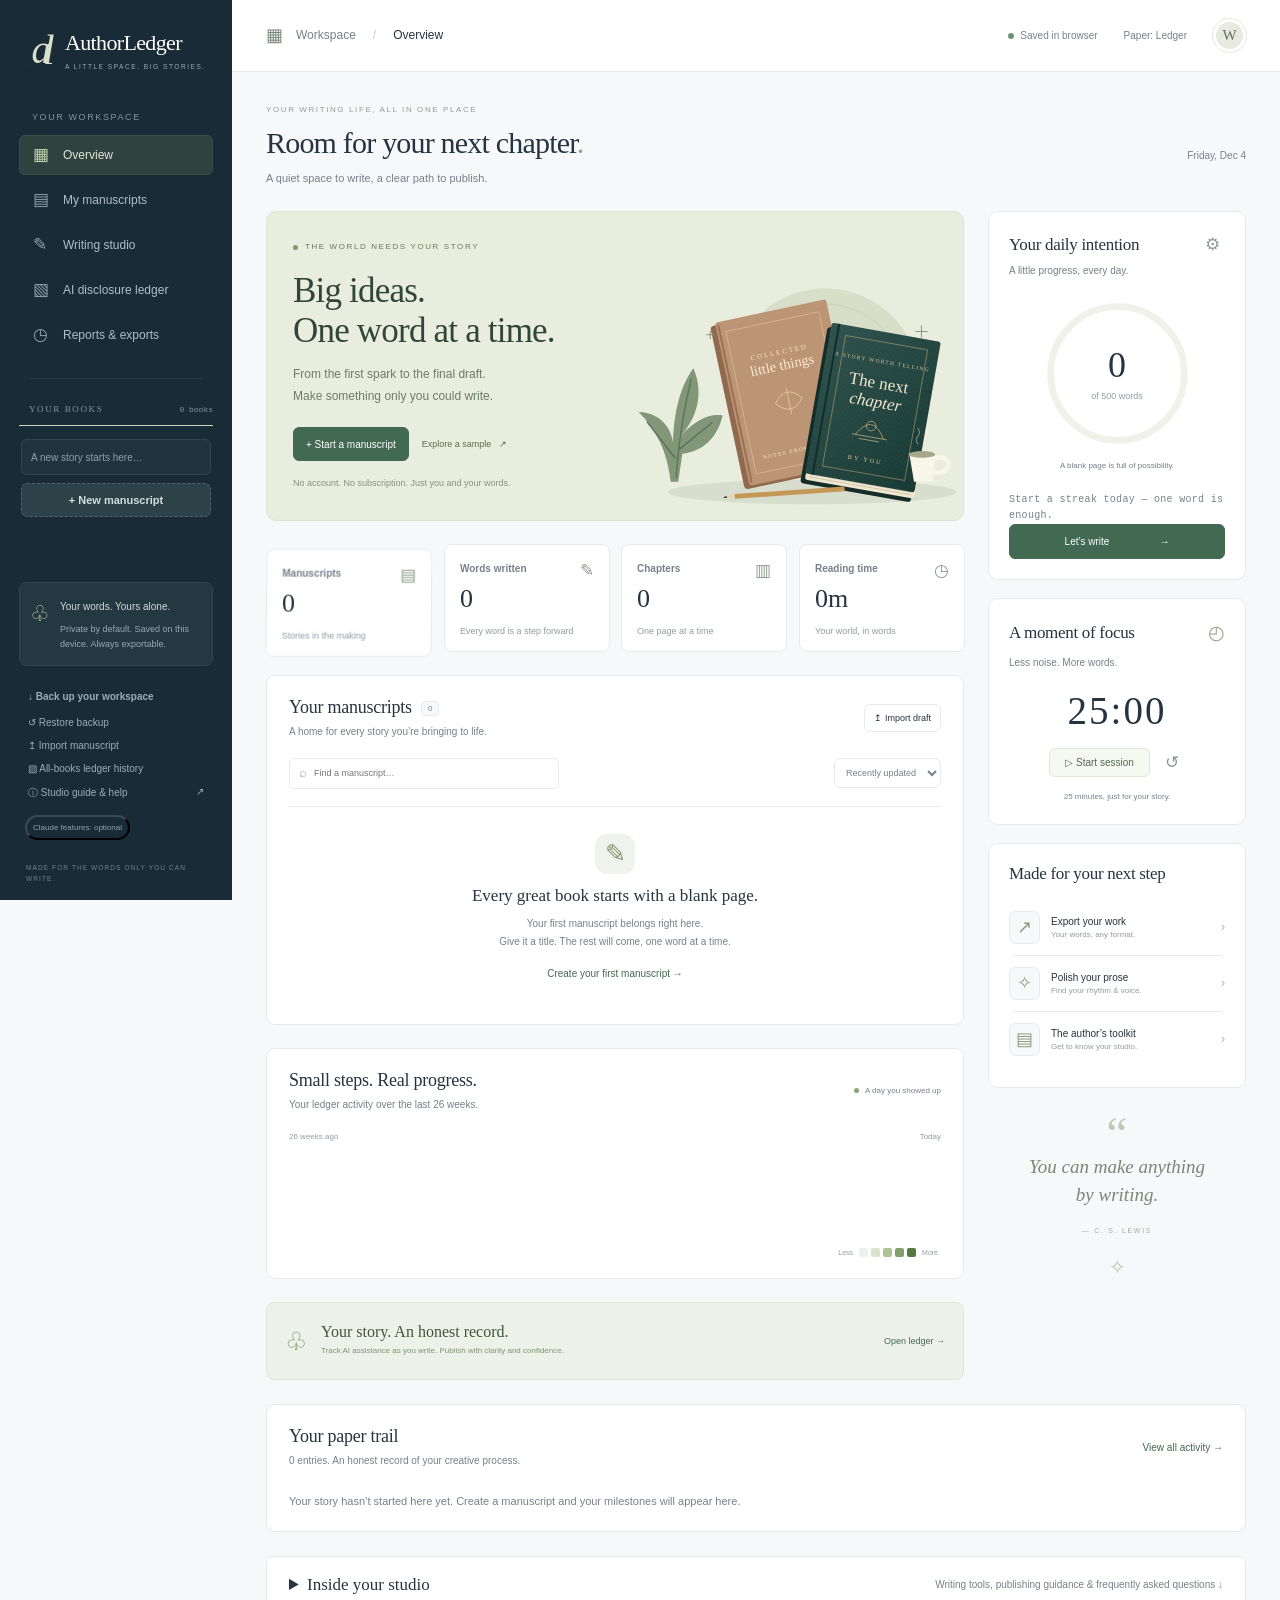
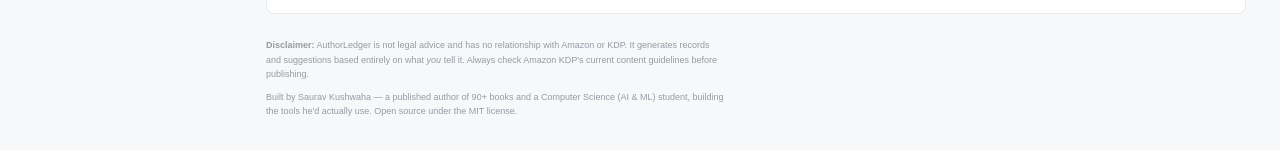
<file: index.html>
<!doctype html>
<html lang="en">
<head>
  <meta charset="utf-8">
  <meta http-equiv="refresh" content="0; url=web/">
  <meta name="viewport" content="width=device-width, initial-scale=1">
  <title>AuthorLedger — Opening Writing Studio…</title>
</head>
<body>
  <p>Opening <a href="web/">AuthorLedger Writing Studio</a>…</p>
</body>
</html>
</file>
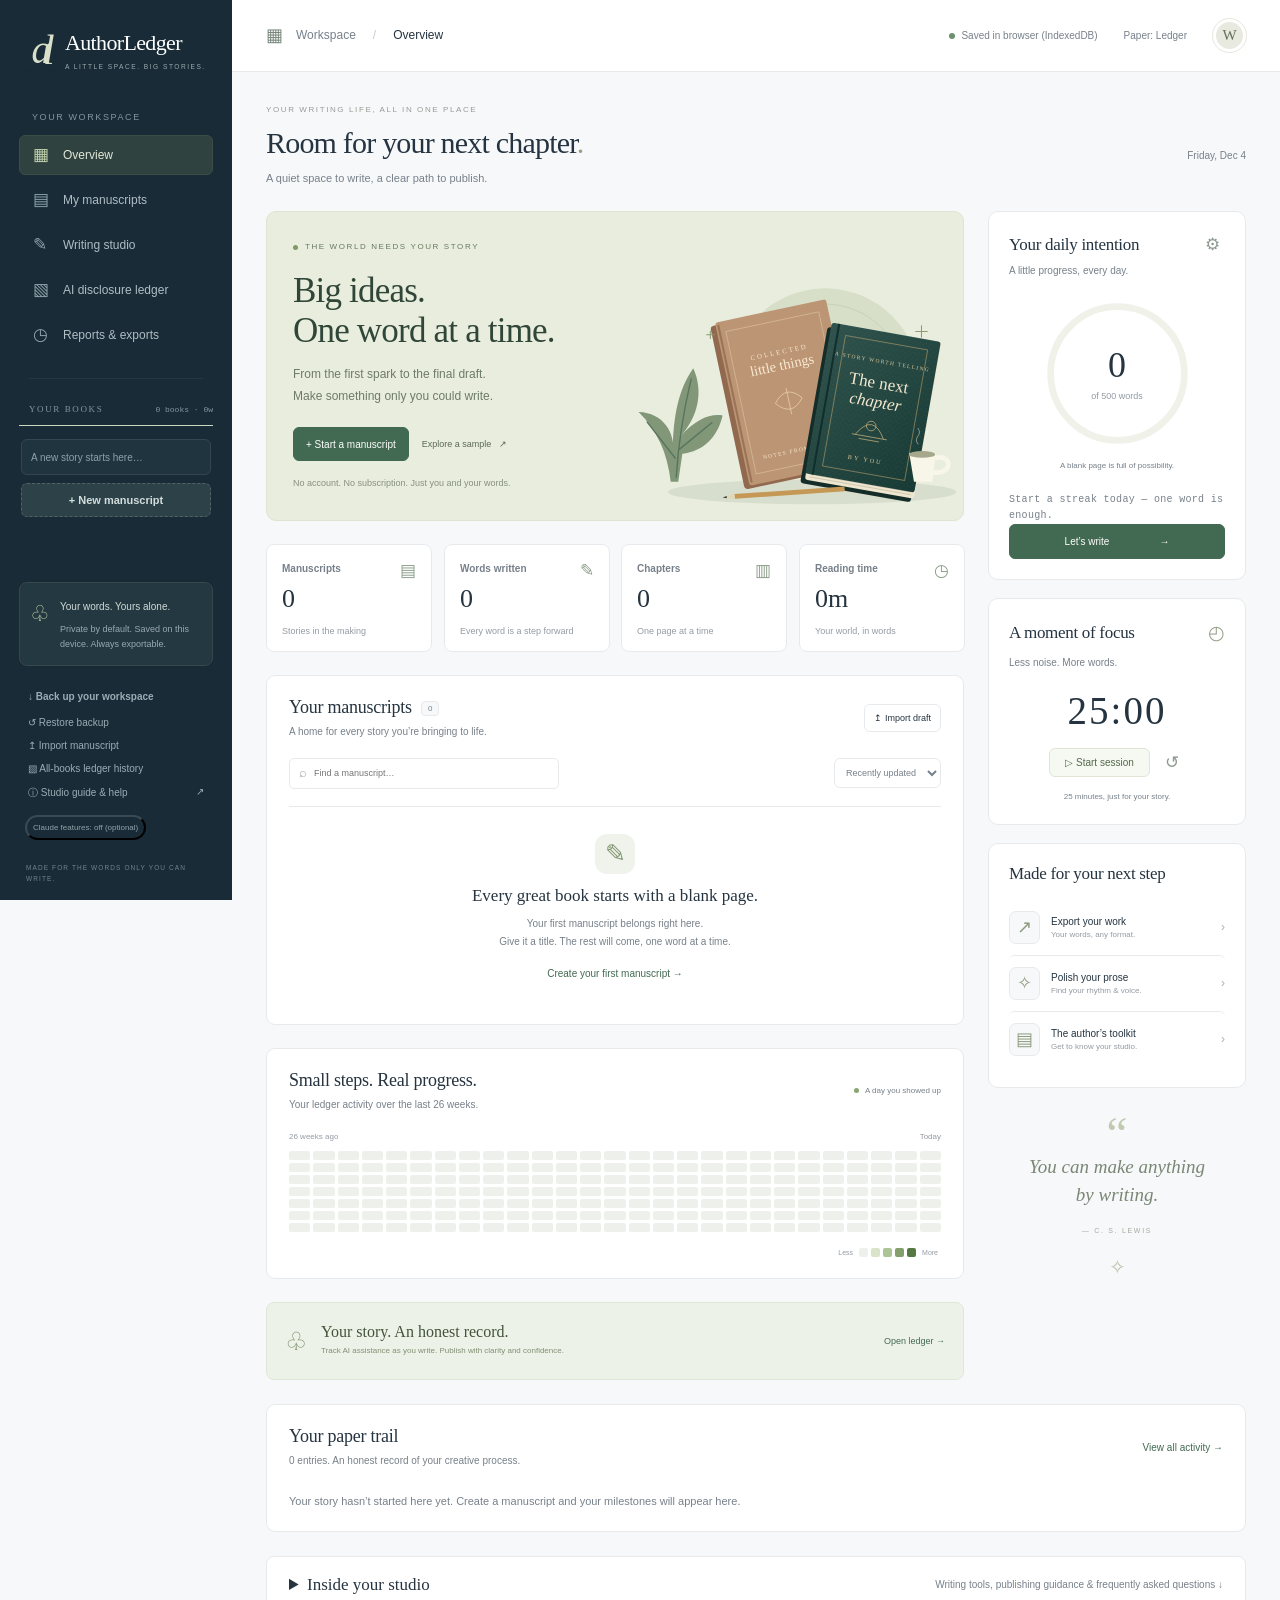
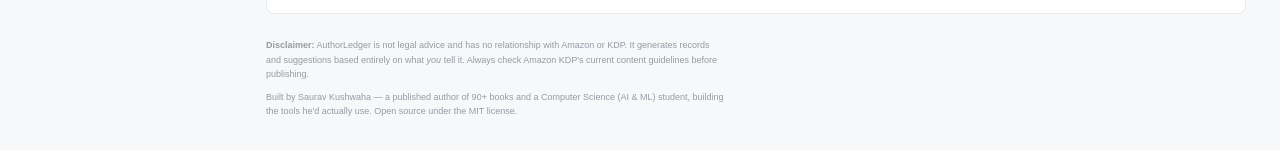
<file: web/index.html>
<!doctype html>
<html lang="en" data-theme="ledger">
<head>
<meta charset="utf-8">
<meta name="viewport" content="width=device-width, initial-scale=1">
<meta name="description" content="AuthorLedger — a detailed writing studio and honest AI-disclosure ledger: write books in your browser, autosave locally, stamp each chapter's AI use, and export KDP compliance reports from an append-only audit trail.">
<title>AuthorLedger — Writing Studio &amp; AI Disclosure Ledger</title>
<link rel="icon" href="favicon.svg" type="image/svg+xml">
<link rel="stylesheet" href="style.css">
</head>
<body>

<a class="skip-link" href="#desk">Skip to workspace</a>
<header class="app-header" id="app-header">
  <div class="header-location"><span class="location-icon">▦</span> Workspace <span class="crumb-divider">/</span> <strong id="workspace-location">Overview</strong></div>
  <div class="header-controls">
    <div id="storage-indicator" class="storage-indicator" title="Your work is saved on this device. Export a backup regularly."><span class="status-dot"></span><span id="storage-indicator-text">Saved in browser</span></div>
    <button type="button" id="theme-toggle-btn" class="btn btn-ghost btn-compact" title="Switch paper theme">Paper: Ledger</button>
    <button type="button" id="workspace-settings-btn" class="profile-button" aria-label="Workspace settings">W</button>
  </div>
</header>
<div class="app-body" id="app-body">
  <aside class="shelf" id="shelf" aria-label="Studio navigation and book shelf">
    <a class="wordmark" href="./" aria-label="AuthorLedger home"><span class="wordmark-mark">a<span>l</span></span><span class="brand-name">AuthorLedger<small>A LITTLE SPACE. BIG STORIES.</small></span></a>
    <p class="sidebar-label">YOUR WORKSPACE</p>
    <nav class="header-nav" aria-label="Studio sections">
      <button type="button" id="nav-home-btn" class="nav-btn active"><span aria-hidden="true">▦</span> Overview</button>
      <button type="button" id="nav-manuscripts-btn" class="nav-btn"><span aria-hidden="true">▤</span> My manuscripts</button>
      <button type="button" id="nav-write-btn" class="nav-btn"><span aria-hidden="true">✎</span> Writing studio</button>
      <button type="button" id="nav-ledger-btn" class="nav-btn"><span aria-hidden="true">▧</span> AI disclosure ledger</button>
      <button type="button" id="nav-reports-btn" class="nav-btn"><span aria-hidden="true">◷</span> Reports &amp; exports</button>
    </nav>
    <div class="sidebar-divider"></div>
    <div class="shelf-header-row"><h2 class="shelf-heading">YOUR BOOKS</h2><span id="shelf-summary" class="shelf-summary">0 books</span></div>
    <ul class="book-list" id="book-list"></ul>
    <form id="new-book-form" class="new-book-form">
      <input type="text" id="new-book-title" placeholder="A new story starts here…" aria-label="New book title" required>
      <div class="new-book-extra">
        <input type="text" id="new-book-author" placeholder="Author / pen name" aria-label="Author or pen name">
        <input type="number" id="new-book-goal" min="0" step="500" placeholder="Word goal (optional)" aria-label="Target word count goal">
      </div>
      <button type="submit">+ New manuscript</button>
    </form>
    <div class="sidebar-bottom">
      <div class="private-note"><span aria-hidden="true">♧</span><div><strong>Your words. Yours alone.</strong><p>Private by default. Saved on this device. Always exportable.</p></div></div>
      <div class="shelf-archive">
        <a href="/api/backup" id="backup-download-link" class="backup-link" download="authorledger-backup.db">↓ Back up your workspace</a>
        <button type="button" id="restore-backup-btn" class="sidebar-text-btn">↺ Restore backup</button><input type="file" id="restore-backup-input" accept=".json,application/json" hidden>
        <button type="button" id="open-import-btn" class="sidebar-text-btn">↥ Import manuscript</button>
        <button type="button" id="global-audit-btn" class="sidebar-text-btn">▧ All-books ledger history</button>
      </div>
      <button type="button" id="nav-guide-btn" class="sidebar-text-btn">ⓘ Studio guide &amp; help <span>↗</span></button>
      <button type="button" id="llm-indicator" class="llm-indicator off">Claude features: optional</button>
      <div class="sidebar-footer">MADE FOR THE WORDS ONLY YOU CAN WRITE.</div>
    </div>
  </aside>
  <main class="desk" id="desk">

    <!-- ============================ Studio Dashboard / Welcome Desk ==== -->
    <div class="empty-desk" id="empty-desk">

      <div class="welcome-heading"><div><p class="page-eyebrow">YOUR WRITING LIFE, ALL IN ONE PLACE</p><h2>Room for your next chapter<span>.</span></h2><p>A quiet space to write, a clear path to publish.</p></div><time id="studio-date"></time></div>
      <div class="dashboard-layout">
      <div class="dashboard-main">
        <section class="hero">
          <div class="hero-copy"><p class="empty-eyebrow"><span></span> THE WORLD NEEDS YOUR STORY</p><h2 class="empty-headline">Big ideas.<br>One word at a time.</h2><p class="empty-lede">From the first spark to the final draft.<br>Make something only you could write.</p>
          <div class="empty-actions"><button type="button" id="focus-new-book-btn" class="btn btn-primary">+ Start a manuscript</button><button type="button" id="load-sample-btn" class="sample-link">Explore a sample <span>↗</span></button></div>
          <p class="hero-micro">No account. No subscription. Just you and your words.</p></div>
          <img class="studio-art" src="studio-art.svg" alt="Illustrated clothbound books, a pencil and a warm cup of coffee">
        </section>
        <section class="dash-stats" aria-label="Workspace statistics">
          <div class="dash-stat-card"><span class="stat-icon">▤</span><div class="dash-stat-label">Manuscripts</div><div class="dash-stat-value" id="dash-stat-books">0</div><div class="dash-stat-note">Stories in the making</div></div>
          <div class="dash-stat-card"><span class="stat-icon">✎</span><div class="dash-stat-label">Words written</div><div class="dash-stat-value" id="dash-stat-words">0</div><div class="dash-stat-note">Every word is a step forward</div></div>
          <div class="dash-stat-card"><span class="stat-icon">▥</span><div class="dash-stat-label">Chapters</div><div class="dash-stat-value" id="dash-stat-chapters">0</div><div class="dash-stat-note">One page at a time</div></div>
          <div class="dash-stat-card"><span class="stat-icon">◷</span><div class="dash-stat-label">Reading time</div><div class="dash-stat-value" id="dash-stat-readtime">0m</div><div class="dash-stat-note">Your world, in words</div></div>
        </section>
        <section class="dash-section manuscript-section" id="dash-shelf-section">
          <div class="dash-section-head"><div><h3 class="dash-section-title">Your manuscripts <span id="manuscript-count" class="count-pill">0</span></h3><p class="dash-section-sub">A home for every story you’re bringing to life.</p></div><button type="button" id="empty-import-btn" class="btn btn-ghost btn-compact">↥ Import draft</button></div>
          <div class="shelf-toolbar"><label class="manuscript-search"><span aria-hidden="true">⌕</span><input type="search" id="manuscript-search" placeholder="Find a manuscript…" aria-label="Find a manuscript"></label><select id="manuscript-sort" aria-label="Sort manuscripts"><option value="recent">Recently updated</option><option value="title">Title A–Z</option><option value="words">Most words</option></select></div>
          <div class="dash-shelf" id="dash-shelf"></div>
          <div class="dash-empty" id="dash-shelf-empty"><div class="empty-book-icon">✎</div><h4>Every great book starts with a blank page.</h4><p>Your first manuscript belongs right here.<br>Give it a title. The rest will come, one word at a time.</p><button type="button" id="shelf-create-btn" class="text-link">Create your first manuscript <span>→</span></button></div>
          <p id="shelf-no-results" class="muted-note" hidden>No manuscripts match your search. Try a different title.</p>
        </section>
        <section class="dash-section activity-section">
          <div class="dash-section-head"><div><h3 class="dash-section-title">Small steps. Real progress.</h3><p class="dash-section-sub">Your ledger activity over the last 26 weeks.</p></div><span class="activity-key"><i></i> A day you showed up</span></div>
          <div class="heatmap-months" aria-hidden="true"><span>26 weeks ago</span><span>Today</span></div>
          <div class="dash-heatmap" id="dash-heatmap" aria-label="Ledger activity heatmap"></div><div class="heat-legend"><span class="heat-legend-label">Less</span><span class="heat-cell heat-0"></span><span class="heat-cell heat-1"></span><span class="heat-cell heat-2"></span><span class="heat-cell heat-3"></span><span class="heat-cell heat-4"></span><span class="heat-legend-label">More</span></div>
        </section>
        <section class="disclosure-banner"><span class="disclosure-icon">♧</span><div><h3>Your story. An honest record.</h3><p>Track AI assistance as you write. Publish with clarity and confidence.</p></div><button type="button" id="disclosure-open-btn" class="text-link">Open ledger →</button></section>
      </div>
      <aside class="dashboard-rail" aria-label="Writing goals and tools">
        <section class="rail-card goal-card"><div class="rail-heading"><h3>Your daily intention</h3><button type="button" id="edit-daily-goal-btn" class="icon-button" aria-label="Edit daily word goal">⚙</button></div><p>A little progress, every day.</p>
          <div class="goal-ring"><svg viewBox="0 0 160 160" aria-hidden="true"><circle class="ring-track" cx="80" cy="80" r="69"/><circle id="daily-goal-ring" class="ring-value" cx="80" cy="80" r="69" pathLength="100"/></svg><div><strong id="daily-words">0</strong><span>of <span id="daily-goal-label">500</span> words</span></div></div>
          <p class="goal-encouragement" id="goal-encouragement">A blank page is full of possibility.</p><p class="goal-streak" id="daily-streak">Start a streak today — one word is enough.</p><button type="button" id="daily-write-btn" class="btn btn-primary btn-block">Let’s write <span>→</span></button>
          <form id="daily-goal-form" hidden><label for="daily-goal-input">Daily word goal</label><div><input type="number" id="daily-goal-input" min="1" max="100000" value="500" required><button class="btn btn-primary" type="submit">Save</button></div></form>
        </section>
        <section class="rail-card timer-card"><div class="rail-heading"><h3>A moment of focus</h3><span aria-hidden="true">◴</span></div><p>Less noise. More words.</p><div id="focus-clock" class="focus-clock" role="timer" aria-label="Focus timer">25:00</div><div class="timer-controls"><button type="button" id="start-focus-btn" class="btn btn-ghost">▷ Start session</button><button type="button" id="reset-focus-btn" class="icon-button" aria-label="Reset focus timer">↺</button></div><p id="focus-session-note" class="timer-note" aria-live="polite">25 minutes, just for your story.</p></section>
        <section class="rail-card quick-tools"><h3>Made for your next step</h3><button type="button" id="tools-export-btn"><span class="tool-icon">↗</span><span><strong>Export your work</strong><small>Your words, any format.</small></span><span>›</span></button><button type="button" id="tools-craft-btn"><span class="tool-icon">✧</span><span><strong>Polish your prose</strong><small>Find your rhythm &amp; voice.</small></span><span>›</span></button><button type="button" id="tools-guide-btn"><span class="tool-icon">▤</span><span><strong>The author’s toolkit</strong><small>Get to know your studio.</small></span><span>›</span></button></section>
        <figure class="writer-quote"><span aria-hidden="true">“</span><blockquote>You can make anything<br>by writing.</blockquote><figcaption>— C. S. LEWIS</figcaption><div class="quote-ornament">✧</div></figure>
      </aside>
      </div>
      <section class="dash-section recent-section"><div class="dash-section-head"><div><h3 class="dash-section-title">Your paper trail</h3><p class="dash-section-sub"><span id="dash-stat-ledger">0</span> entries. An honest record of your creative process.</p></div><button type="button" id="dash-ledger-btn" class="text-link">View all activity →</button></div><ol class="dash-activity-feed" id="dash-activity-feed"></ol><p class="dash-empty muted-note" id="dash-feed-empty">Your story hasn’t started here yet. Create a manuscript and your milestones will appear here.</p></section>
      <details class="studio-guide" id="studio-guide"><summary>Inside your studio <span>Writing tools, publishing guidance &amp; frequently asked questions ↓</span></summary>
      <section class="dash-section" id="feature-tour">
        <div class="dash-section-head">
          <h3 class="dash-section-title">Everything the studio does</h3>
          <p class="dash-section-sub">Ten working systems, all offline-first, all yours. Nothing here is a placeholder.</p>
        </div>
        <div class="feature-grid">
          <article class="feature-card">
            <div class="feature-icon" aria-hidden="true">✎</div>
            <h4 class="feature-title">Instant browser autosave</h4>
            <p class="feature-desc">Every keystroke is mirrored into IndexedDB with a synchronous localStorage shadow copy. Close the tab mid-sentence and your words are still there when you return — no save button required (though there is one, and a Ctrl+S too).</p>
            <ul class="feature-tags">
              <li>Works offline</li>
              <li>No account</li>
              <li>Nothing uploaded</li>
            </ul>
          </article>
          <article class="feature-card">
            <div class="feature-icon" aria-hidden="true">§</div>
            <h4 class="feature-title">Append-only audit ledger</h4>
            <p class="feature-desc">Every classification, edit milestone, snapshot, and correction is timestamped and written exactly once. Reclassifying a chapter adds a new entry — it never rewrites history — and deleting a book can't erase the record that it existed.</p>
            <ul class="feature-tags">
              <li>Timestamped</li>
              <li>Survives deletions</li>
              <li>Exportable</li>
            </ul>
          </article>
          <article class="feature-card">
            <div class="feature-icon" aria-hidden="true">▤</div>
            <h4 class="feature-title">KDP compliance reports</h4>
            <p class="feature-desc">One click turns your honest stamps into a formatted report: word counts by classification, percentages, a chapter-by-chapter breakdown, and a plain-language disclosure note you can paste straight into KDP's form.</p>
            <ul class="feature-tags">
              <li>Word counts &amp; %</li>
              <li>Suggested disclosure</li>
              <li>Markdown download</li>
            </ul>
          </article>
          <article class="feature-card">
            <div class="feature-icon" aria-hidden="true">≋</div>
            <h4 class="feature-title">Writing pattern report</h4>
            <p class="feature-desc">Sentence rhythm (burstiness), word variety, repeated trigrams, and overused-phrase statistics — deliberately framed as a memory-jogger for your own classification, never as an AI detector, score, or verdict.</p>
            <ul class="feature-tags">
              <li>Offline heuristics</li>
              <li>No confidence scores</li>
              <li>Flags second looks</li>
            </ul>
          </article>
          <article class="feature-card">
            <div class="feature-icon" aria-hidden="true">✦</div>
            <h4 class="feature-title">Craft &amp; pacing coach</h4>
            <p class="feature-desc">An instant offline craft check — paragraph pacing, sentence-length variation, modifier density, dialogue balance — plus optional live Claude feedback with your own API key if you want a second opinion on the prose.</p>
            <ul class="feature-tags">
              <li>Instant offline check</li>
              <li>Optional Claude BYO-key</li>
              <li>Craft only, not disclosure</li>
            </ul>
          </article>
          <article class="feature-card">
            <div class="feature-icon" aria-hidden="true">↺</div>
            <h4 class="feature-title">Version snapshots</h4>
            <p class="feature-desc">Name a checkpoint before you cut a scene. Every snapshot is a complete copy of the chapter you can restore with one click later — so bold rewrites stop being scary and experiments stay cheap.</p>
            <ul class="feature-tags">
              <li>Named checkpoints</li>
              <li>One-click restore</li>
              <li>Kept per chapter</li>
            </ul>
          </article>
          <article class="feature-card">
            <div class="feature-icon" aria-hidden="true">Aa</div>
            <h4 class="feature-title">Focus mode &amp; typography</h4>
            <p class="feature-desc">Distraction-free writing with Serif, Sans, or Mono typefaces at three sizes, three paper themes — Ledger, Parchment, and Night Ink — plus find &amp; replace, scene-break helpers, and keyboard shortcuts throughout.</p>
            <ul class="feature-tags">
              <li>3 paper themes</li>
              <li>Find &amp; replace</li>
              <li>Keyboard-first</li>
            </ul>
          </article>
          <article class="feature-card">
            <div class="feature-icon" aria-hidden="true">☰</div>
            <h4 class="feature-title">Story bible &amp; world notes</h4>
            <p class="feature-desc">Keep every character, place, piece of lore, and plot beat with the book it belongs to — searchable, taggable, and one click from the draft. It lives beside your chapters, not in a separate document you forget to open.</p>
            <ul class="feature-tags">
              <li>Characters &amp; places</li>
              <li>Lore &amp; plot beats</li>
              <li>Insert into draft</li>
            </ul>
          </article>
          <article class="feature-card">
            <div class="feature-icon" aria-hidden="true">⌦</div>
            <h4 class="feature-title">Line edit, read aloud &amp; typewriter</h4>
            <p class="feature-desc">A pencil-line editor pass for filter words, intensifiers, passive constructions, worn phrases, and pacing outliers — every mark jumps to the exact sentence. Then hear the prose read back on your own device, or write with the line held still in the middle of the screen.</p>
            <ul class="feature-tags">
              <li>Click-to-jump marks</li>
              <li>On-device read aloud</li>
              <li>Typewriter mode</li>
            </ul>
          </article>
          <article class="feature-card">
            <div class="feature-icon" aria-hidden="true">↓</div>
            <h4 class="feature-title">Own your exports</h4>
            <p class="feature-desc">Download your compiled book as Markdown, plain text, or print-ready typeset HTML for PDF. Import existing .md / .txt drafts (auto-split into chapters), and move complete JSON workspace backups between devices.</p>
            <ul class="feature-tags">
              <li>.md / .txt / .html</li>
              <li>Import manuscripts</li>
              <li>Full backup &amp; restore</li>
            </ul>
          </article>
        </div>
      </section>

      <section class="dash-section">
        <div class="dash-section-head">
          <h3 class="dash-section-title">Two promises, kept in the code</h3>
          <p class="dash-section-sub">These aren't marketing lines — they're design rules this codebase enforces on itself.</p>
        </div>
        <div class="principles-grid">
          <article class="principle-card">
            <div class="principle-num">01</div>
            <h4 class="principle-title">The ledger is append-only, on purpose.</h4>
            <p class="principle-desc">A compliance record you can quietly rewrite isn't a compliance record. Audit entries are written once and never edited or deleted — not by you, not by the app, not by anyone. Corrections get their own new entry, timestamped. That's the whole point.</p>
          </article>
          <article class="principle-card">
            <div class="principle-num">02</div>
            <h4 class="principle-title">No detector theatre. Ever.</h4>
            <p class="principle-desc">The Writing Pattern Report never outputs a confidence score, a percentage, or a verdict about whether text “is AI.” No lightweight statistics tool can honestly claim that, and one that pretends to can talk an author into a wrong answer with false confidence. Only you know how a chapter was actually written.</p>
          </article>
        </div>
      </section>

      <section class="dash-section">
        <div class="dash-section-head">
          <h3 class="dash-section-title">How it works</h3>
          <p class="dash-section-sub">Four steps from blank page to defensible disclosure record.</p>
        </div>
        <ol class="onboarding-steps">
          <li><strong>Create a book</strong> for any novel, non-fiction project, or short collection you are writing.</li>
          <li><strong>Write directly on the website</strong> with instant autosave, distraction-free focus mode, chapter outlines, and version checkpoints.</li>
          <li><strong>Stamp each chapter honestly</strong> — Human-written, AI-assisted, or AI-generated — recorded in an append-only audit trail.</li>
          <li><strong>Download anytime</strong>: export your compiled manuscript (<code>.md</code>, <code>.txt</code>, print-ready <code>.html</code>), KDP compliance report, or full JSON backup.</li>
        </ol>
      </section>

      <section class="dash-section" id="guide-faq">
        <div class="dash-section-head">
          <h3 class="dash-section-title">Details worth knowing</h3>
          <p class="dash-section-sub">The questions authors actually ask, answered plainly.</p>
        </div>
        <div class="faq-grid">
          <details class="faq-item" open>
            <summary class="faq-q">Where is my writing actually stored?</summary>
            <p class="faq-a">Inside your browser — IndexedDB with a synchronous localStorage mirror — on your own device. Nothing is uploaded anywhere, and no account exists to leak. The optional local Python server instead keeps everything in a plain SQLite <code>.db</code> file you can back up like any other file.</p>
          </details>
          <details class="faq-item">
            <summary class="faq-q">What does “append-only” mean for the audit trail?</summary>
            <p class="faq-a">Entries are written once and never modified or deleted. Reclassifying a chapter adds a new entry rather than changing the old one; deleting a chapter or an entire book leaves the record that it existed. That's what makes it an honest paper trail instead of a mood board.</p>
          </details>
          <details class="faq-item">
            <summary class="faq-q">Is AuthorLedger an AI detector?</summary>
            <p class="faq-a">No — and it deliberately refuses to pretend to be one. The Writing Pattern Report shows plain statistics (sentence rhythm, word variety, repeated phrases) to help you remember how a chapter was written. It never outputs a probability or a verdict. Only you can classify your work honestly.</p>
          </details>
          <details class="faq-item">
            <summary class="faq-q">Do I need to disclose AI-assisted editing?</summary>
            <p class="faq-a">Amazon KDP's policy requires disclosing AI-generated text, images, or translations; ordinary AI-assisted work like brainstorming or grammar-checking your own writing does not currently require disclosure. Policies change, and Amazon reviews back-catalogues too — always check KDP's current guidelines. AuthorLedger keeps the record either way, so you can answer confidently.</p>
          </details>
          <details class="faq-item">
            <summary class="faq-q">What is the story bible for?</summary>
            <p class="faq-a">It is a per-book notebook for the people, places, lore, and plot beats of your world — searchable, taggable, and one click from your draft, so a character’s eye colour or a city’s name never drifts between chapters. It is craft material, not compliance data: story-bible notes never enter the append-only ledger.</p>
          </details>
          <details class="faq-item">
            <summary class="faq-q">Does the line edit check my grammar?</summary>
            <p class="faq-a">No — it is a copy-editing checklist, not a grammar checker and not a detector. It flags filter words, intensifiers, -ly adverbs, rough passive constructions, worn phrases, repeated sentence openers, and pacing outliers, then lets you jump straight to each one. It never scores your prose or guesses how it was written.</p>
          </details>
          <details class="faq-item">
            <summary class="faq-q">Can I take my work with me?</summary>
            <p class="faq-a">Always. Export your compiled book as Markdown, plain text, or print-ready HTML; download individual chapters as <code>.md</code>; and export or restore complete JSON backups of the whole workspace. There is no lock-in and no proprietary format — your words are yours.</p>
          </details>
          <details class="faq-item">
            <summary class="faq-q">Does it work offline?</summary>
            <p class="faq-a">Yes. Once the page has loaded, writing, autosave, pattern reports, craft checks, compliance reports, snapshots, and exports all run with the network switched off. Only the optional Claude feedback needs a connection — and your own API key.</p>
          </details>
        </div>
      </section>

      </details>
      <footer class="desk-footer">
        <p class="footer-note"><strong>Disclaimer:</strong> AuthorLedger is not legal advice and has no relationship with Amazon or KDP. It generates records and suggestions based entirely on what <em>you</em> tell it. Always check Amazon KDP's current content guidelines before publishing.</p>
        <p class="footer-note">Built by Saurav Kushwaha — a published author of 90+ books and a Computer Science (AI &amp; ML) student, building the tools he'd actually use. Open source under the MIT license.</p>
      </footer>
    </div>

    <!-- Book Overview Desk -->
    <div class="book-view" id="book-view" hidden>
      <div class="book-view-header">
        <div class="book-cover-lg cover-tone-0" id="book-cover" aria-hidden="true">
          <span class="book-cover-mark">§</span>
          <span class="book-cover-initials" id="book-cover-initials">BK</span>
        </div>
        <div class="book-title-group">
          <p class="book-view-eyebrow">MANUSCRIPT</p>
          <h2 id="book-title"></h2>
          <p id="book-byline" class="book-byline" hidden></p>
          <p id="book-note-display" class="book-note-display" hidden></p>
          <div class="book-meta-chips">
            <span class="meta-chip"><strong id="book-stat-chapters">0</strong> chapters</span>
            <span class="meta-chip"><strong id="book-stat-words">0</strong> words</span>
            <span class="meta-chip"><strong id="book-stat-avg">0</strong> avg / chapter</span>
            <span class="meta-chip"><strong id="book-stat-readtime">0m</strong> read</span>
            <span class="meta-chip">touched <strong id="book-stat-updated">—</strong></span>
          </div>
        </div>
        <div class="book-actions">
          <button type="button" id="quick-write-btn" class="btn btn-primary">+ Write chapter</button>
          <button type="button" id="export-manuscript-btn" class="btn">Download manuscript</button>
          <button type="button" id="export-report-btn" class="btn btn-stamp">Export compliance report</button>
          <button type="button" id="edit-book-btn" class="btn btn-ghost">Book details</button>
          <button type="button" id="view-audit-btn" class="btn btn-ghost">View audit trail</button>
          <button type="button" id="delete-book-btn" class="btn btn-danger-ghost">Delete book</button>
        </div>
      </div>

      <!-- Collapsible Book Metadata Editor -->
      <form id="book-edit-panel" class="book-edit-panel" hidden>
        <div class="edit-grid">
          <label>
            <span>Book title</span>
            <input type="text" id="edit-book-title" required>
          </label>
          <label>
            <span>Author / pen name</span>
            <input type="text" id="edit-book-author" placeholder="e.g. Saurav Kushwaha">
          </label>
          <label>
            <span>Word count goal</span>
            <input type="number" id="edit-book-goal" min="0" step="500" placeholder="e.g. 60000">
          </label>
          <label class="edit-grid-wide">
            <span>Series / project note</span>
            <input type="text" id="edit-book-note" placeholder="Subtitle, genre, pitch, or private manuscript note">
          </label>
        </div>
        <div class="edit-panel-actions">
          <button type="button" id="cancel-edit-book-btn" class="btn btn-ghost">Cancel</button>
          <button type="submit" class="btn btn-primary">Save book details</button>
        </div>
      </form>

      <!-- Manuscript Word Goal Progress -->
      <div id="goal-strip" class="goal-strip" hidden>
        <div class="goal-strip-labels">
          <span id="goal-progress-label">0 / 0 words</span>
          <span id="goal-reading-label"></span>
        </div>
        <progress id="goal-progress-bar" class="goal-progress" value="0" max="100"></progress>
      </div>

      <!-- Classification Tally Strip -->
      <div class="tally-strip" id="tally-strip"></div>

      <div class="manuscript-insights" id="manuscript-insights">
        <section class="insight-card health-card">
          <div class="insight-head">
            <div>
              <h3 class="insight-title">Manuscript health</h3>
              <p class="insight-sub">Shape, pace, and the honest next step.</p>
            </div>
            <span class="insight-badge" id="health-badge">—</span>
          </div>
          <p class="health-next-step" id="health-next-step"></p>
          <div class="chapter-pace-chart" id="chapter-pace-chart" aria-label="Words per chapter"></div>
          <ul class="health-notes" id="health-notes"></ul>
        </section>
        <section class="insight-card bible-card">
          <div class="insight-head">
            <div>
              <h3 class="insight-title">Story bible</h3>
              <p class="insight-sub">The people, places, and rules of this world.</p>
            </div>
            <div class="insight-actions">
              <button type="button" id="bible-export-btn" class="btn btn-ghost btn-compact" title="Download this story bible as Markdown">↓ .md</button>
              <button type="button" id="bible-add-btn" class="btn btn-ghost btn-compact">+ Add entry</button>
            </div>
          </div>
          <div class="bible-toolbar">
            <label class="bible-search"><span aria-hidden="true">⌕</span><input type="search" id="bible-search" placeholder="Search characters, places, lore…" aria-label="Search story bible"></label>
            <select id="bible-filter" aria-label="Filter story bible by kind">
              <option value="all">All entries</option>
              <option value="character">Characters</option>
              <option value="place">Places</option>
              <option value="lore">Lore</option>
              <option value="plot">Plot beats</option>
            </select>
          </div>
          <div class="bible-grid" id="bible-grid"></div>
          <p class="muted-note" id="bible-empty">No story-bible entries yet. Add a character, a place, a rule of the world, or the next plot beat — future-you will thank present-you.</p>
        </section>
      </div>

      <div class="chapters-block">
        <div class="chapters-block-header">
          <h3>Chapters</h3>
          <div class="chapter-filters">
            <input type="search" id="chapter-search" placeholder="Search chapters or text…" aria-label="Search chapters">
            <select id="chapter-filter-class" aria-label="Filter by classification">
              <option value="all">All stamps</option>
              <option value="human">Human-written</option>
              <option value="ai_assisted">AI-assisted</option>
              <option value="ai_generated">AI-generated</option>
              <option value="unclassified">Unclassified</option>
            </select>
          </div>
        </div>

        <div class="table-scroll">
          <table class="ledger-table" id="chapter-table">
            <thead>
              <tr>
                <th class="col-index">#</th>
                <th>Chapter</th>
                <th>Status</th>
                <th>Classification</th>
                <th class="num">Words</th>
                <th>Last touched</th>
                <th class="col-actions">Actions</th>
              </tr>
            </thead>
            <tbody id="chapter-rows"></tbody>
          </table>
        </div>

        <form id="new-chapter-form" class="new-chapter-form">
          <input type="text" id="new-chapter-title" placeholder="New chapter title (e.g. Chapter 1 — The Harbour)…" required>
          <button type="submit">Add chapter</button>
          <button type="button" id="add-and-write-btn" class="btn btn-ghost">Add &amp; write &rarr;</button>
        </form>
      </div>
    </div>

    <!-- Chapter Writing Studio -->
    <div class="chapter-view" id="chapter-view" hidden>
      <div class="studio-topbar">
        <div class="studio-nav-left">
          <button type="button" id="back-to-book" class="btn btn-ghost back-btn">&larr; Back to book</button>
          <span id="chapter-breadcrumb" class="chapter-breadcrumb"></span>
        </div>
        <div class="studio-nav-right">
          <button type="button" id="prev-chapter-btn" class="btn btn-ghost btn-compact" title="Previous chapter">&larr; Prev</button>
          <button type="button" id="next-chapter-btn" class="btn btn-ghost btn-compact" title="Next chapter">Next &rarr;</button>
          <button type="button" id="focus-mode-btn" class="btn btn-compact" title="Distraction-free writing mode (Esc to exit)">Focus mode</button>
        </div>
      </div>

      <div class="chapter-header-row">
        <div class="chapter-title-wrap">
          <h2 id="chapter-title"></h2>
          <p id="chapter-synopsis-preview" class="chapter-synopsis-preview" hidden></p>
        </div>
        <div class="chapter-meta-controls">
          <select id="chapter-status-select" class="status-select" aria-label="Chapter draft status">
            <option value="drafting">Drafting</option>
            <option value="revising">Revising</option>
            <option value="final">Final</option>
          </select>
          <button type="button" id="toggle-chapter-meta-btn" class="btn btn-ghost btn-compact">Rename / Outline</button>
          <button type="button" id="snapshots-btn" class="btn btn-ghost btn-compact">Snapshots</button>
          <button type="button" id="download-chapter-btn" class="btn btn-ghost btn-compact">Download .md</button>
        </div>
      </div>

      <!-- Collapsible Chapter Title & Synopsis Editor -->
      <form id="chapter-meta-panel" class="book-edit-panel" hidden>
        <div class="edit-grid">
          <label>
            <span>Chapter title</span>
            <input type="text" id="edit-chapter-title" required>
          </label>
          <label class="edit-grid-wide">
            <span>Scene outline / synopsis notes (private, not exported in manuscript prose)</span>
            <input type="text" id="edit-chapter-synopsis" placeholder="What happens in this chapter? Key beats, POV, or reminders…">
          </label>
        </div>
        <div class="edit-panel-actions">
          <button type="button" id="cancel-chapter-meta-btn" class="btn btn-ghost">Cancel</button>
          <button type="submit" class="btn btn-primary">Save chapter info</button>
        </div>
      </form>

      <!-- Writer's Toolbar -->
      <div class="writer-toolbar" role="toolbar" aria-label="Writing formatting and view tools">
        <div class="toolbar-group">
          <button type="button" class="tool-btn" data-insert="heading" title="Subheading">H2</button>
          <button type="button" class="tool-btn" data-insert="bold" title="Bold (Ctrl+B)"><strong>B</strong></button>
          <button type="button" class="tool-btn" data-insert="italic" title="Italic (Ctrl+I)"><em>I</em></button>
          <button type="button" class="tool-btn" data-insert="quote" title="Blockquote">&ldquo;&rdquo;</button>
          <button type="button" class="tool-btn" data-insert="emdash" title="Insert em dash (—)">&mdash;</button>
          <button type="button" class="tool-btn" data-insert="scenebreak" title="Insert scene break (* * *)">* * *</button>
        </div>
        <div class="toolbar-group">
          <button type="button" id="toggle-find-btn" class="tool-btn" title="Find and replace in chapter">Find &amp; Replace</button>
          <select id="editor-font-select" class="tool-select" aria-label="Editor typeface">
            <option value="serif">Serif</option>
            <option value="sans">Sans</option>
            <option value="mono">Mono</option>
          </select>
          <select id="editor-size-select" class="tool-select" aria-label="Editor text size">
            <option value="small">Compact</option>
            <option value="medium" selected>Standard</option>
            <option value="large">Large</option>
          </select>
        </div>
        <div class="toolbar-group">
          <button type="button" id="line-edit-btn" class="tool-btn" title="Run an offline line-edit pass on this chapter">Line edit</button>
          <button type="button" id="read-aloud-btn" class="tool-btn" title="Hear this chapter read aloud on this device">Read aloud</button>
          <button type="button" id="typewriter-btn" class="tool-btn" title="Keep the current line centred while you write">Typewriter</button>
          <button type="button" id="editor-bible-btn" class="tool-btn" title="Look up a character, place, or plot beat">Story bible</button>
        </div>
      </div>

      <div id="read-aloud-bar" class="read-aloud-bar" hidden>
        <button type="button" id="read-toggle-btn" class="btn btn-compact">▷ Start reading</button>
        <button type="button" id="read-stop-btn" class="btn btn-ghost btn-compact">■ Stop</button>
        <label class="read-rate-label">Speed
          <select id="read-rate-select">
            <option value="0.85">0.85×</option>
            <option value="1" selected>1×</option>
            <option value="1.15">1.15×</option>
            <option value="1.3">1.3×</option>
          </select>
        </label>
        <span id="read-aloud-status" class="read-aloud-status" aria-live="polite">Reads from the cursor to the end of the chapter, right here on your device.</span>
      </div>

      <!-- Find & Replace Bar -->
      <div id="find-replace-bar" class="find-replace-bar" hidden>
        <input type="text" id="find-input" placeholder="Find in chapter…">
        <input type="text" id="replace-input" placeholder="Replace with…">
        <span id="find-count" class="find-count"></span>
        <button type="button" id="find-next-btn" class="btn btn-ghost btn-compact">Find next</button>
        <button type="button" id="replace-all-btn" class="btn btn-ghost btn-compact">Replace all</button>
        <button type="button" id="close-find-btn" class="btn btn-ghost btn-compact">Close</button>
      </div>

      <textarea id="chapter-text" class="editor-serif editor-medium" rows="18" placeholder="Start writing your chapter here… Everything saves automatically in your browser as you type (or press Ctrl+S / Save text anytime)."></textarea>

      <div class="chapter-text-actions">
        <div class="live-writing-stats" id="live-writing-stats">
          <span><strong id="live-word-count">0</strong> words</span>
          <span>&middot;</span>
          <span><span id="live-char-count">0</span> chars</span>
          <span>&middot;</span>
          <span><span id="live-para-count">0</span> paragraphs</span>
          <span>&middot;</span>
          <span id="live-read-time">0 min read</span>
        </div>
        <div class="save-controls">
          <span id="save-status" class="save-status" aria-live="polite"></span>
          <button type="button" id="save-checkpoint-quick-btn" class="btn btn-ghost btn-compact" title="Save a named snapshot of this draft before major edits">Save checkpoint</button>
          <button type="button" id="save-text-btn" class="btn btn-primary">Save text</button>
        </div>
      </div>

      <div class="chapter-panels" id="chapter-panels">
        <section class="line-edit-block" id="line-edit-panel">
          <div class="pattern-block-header">
            <h3>Line edit</h3>
            <button type="button" id="line-edit-run-btn" class="btn btn-ghost">Scan chapter</button>
          </div>
          <p class="pattern-disclaimer">
            An offline copy-editing pass — filter words, intensifiers, worn phrases, passive constructions,
            and pacing outliers. It never scores your writing and says nothing about how it was made.
            Click any mark to jump to that sentence.
          </p>
          <p class="line-edit-summary" id="line-edit-summary" aria-live="polite">Run the scan to see what a pencil would circle.</p>
          <div id="line-edit-results" class="line-edit-results"></div>
        </section>

        <section class="classify-block">
          <h3>How was this chapter written? Be honest — only you know.</h3>
          <div class="stamp-choices" id="stamp-choices">
            <button type="button" class="stamp-choice" data-value="human">Human&#8209;written</button>
            <button type="button" class="stamp-choice" data-value="ai_assisted">AI&#8209;assisted</button>
            <button type="button" class="stamp-choice" data-value="ai_generated">AI&#8209;generated</button>
            <button type="button" class="stamp-choice stamp-choice-reset" data-value="unclassified">Unclassified</button>
          </div>
          <div class="classify-note-row">
            <input type="text" id="classify-note" placeholder="Optional note (e.g. drafted by hand; used Claude for grammar pass)">
            <button type="button" id="save-note-btn" class="btn btn-ghost btn-compact">Save note</button>
          </div>
        </section>

        <section class="pattern-block">
          <div class="pattern-block-header">
            <h3>Writing pattern report</h3>
            <button type="button" id="run-pattern-btn" class="btn btn-ghost">Run report</button>
          </div>
          <p class="pattern-disclaimer">
            This is a reflection aid based on simple writing-pattern statistics —
            sentence rhythm, word variety, a few overused phrases. It is <strong>not</strong>
            an AI detector and proves nothing about how this text was written.
            Your honest answer above is what actually matters for disclosure.
          </p>
          <div id="pattern-results" class="pattern-results"></div>
        </section>

        <section class="feedback-block">
          <div class="pattern-block-header">
            <h3>Craft feedback</h3>
            <div class="feedback-actions">
              <button type="button" id="run-local-craft-btn" class="btn btn-ghost">Instant craft check</button>
              <button type="button" id="run-feedback-btn" class="btn btn-ghost">Ask Claude</button>
            </div>
          </div>
          <p class="pattern-disclaimer">Optional pacing, paragraph rhythm, dialogue balance, and voice notes — this has nothing to do with disclosure.</p>
          <div id="feedback-results" class="pattern-results"></div>
        </section>
      </div>
    </div>
  </main>
</div>

<!-- Book Audit Trail Modal -->
<div class="modal-backdrop" id="audit-modal" hidden>
  <div class="modal">
    <div class="modal-header">
      <h2 id="audit-modal-title">Audit trail</h2>
      <button type="button" id="close-audit" class="btn btn-ghost">Close</button>
    </div>
    <p class="modal-note">Every entry below was written automatically and can't be edited or deleted — even if a chapter or book is later removed. That's what makes it a real ledger.</p>
    <ol class="audit-list" id="audit-list"></ol>
  </div>
</div>

<!-- KDP Compliance Report Modal -->
<div class="modal-backdrop" id="report-modal" hidden>
  <div class="modal">
    <div class="modal-header">
      <h2>Compliance report</h2>
      <button type="button" id="close-report" class="btn btn-ghost">Close</button>
    </div>
    <div id="report-body" class="report-body"></div>
    <div class="modal-footer">
      <button type="button" id="copy-disclosure-btn" class="btn btn-ghost">Copy disclosure note</button>
      <button type="button" id="download-report-btn" class="btn btn-stamp">Download as Markdown</button>
    </div>
  </div>
</div>

<!-- Manuscript Export Modal -->
<div class="modal-backdrop" id="manuscript-modal" hidden>
  <div class="modal">
    <div class="modal-header">
      <h2>Download compiled manuscript</h2>
      <button type="button" id="close-manuscript-modal" class="btn btn-ghost">Close</button>
    </div>
    <p class="modal-note">Export your entire book in chapter order to keep on your computer, share with an editor, or format for publishing.</p>
    <div class="export-format-cards">
      <div class="export-card">
        <h3>Markdown (.md)</h3>
        <p>Clean headings, italics, bold, and scene breaks — ideal for Scrivener, Obsidian, Pandoc, or Vellum.</p>
        <button type="button" class="btn btn-primary" data-export-format="markdown">Download .md</button>
      </div>
      <div class="export-card">
        <h3>Plain Text (.txt)</h3>
        <p>Universal plain-text manuscript with underlined headings and standard scene breaks.</p>
        <button type="button" class="btn" data-export-format="txt">Download .txt</button>
      </div>
      <div class="export-card">
        <h3>Typeset HTML / Print PDF</h3>
        <p>Book-typeset HTML file ready to open and Print / Save as PDF in any browser.</p>
        <button type="button" class="btn" data-export-format="html">Download .html</button>
      </div>
    </div>
  </div>
</div>

<!-- Import Manuscript Modal -->
<div class="modal-backdrop" id="import-modal" hidden>
  <div class="modal">
    <div class="modal-header">
      <h2>Import manuscript (.md or .txt)</h2>
      <button type="button" id="close-import-modal" class="btn btn-ghost">Close</button>
    </div>
    <p class="modal-note">Bring an existing draft onto the website. Headings like <code>## Chapter 1</code> or <code>CHAPTER ONE</code> are automatically split into separate chapters.</p>
    <form id="import-manuscript-form" class="import-form">
      <label>
        <span>Choose a <code>.md</code> or <code>.txt</code> file</span>
        <input type="file" id="import-file-input" accept=".md,.markdown,.txt,text/plain,text/markdown">
      </label>
      <label>
        <span>Book title</span>
        <input type="text" id="import-book-title" placeholder="Book title…" required>
      </label>
      <label>
        <span>Or paste manuscript text directly</span>
        <textarea id="import-raw-text" rows="7" placeholder="# My Book Title&#10;&#10;## Chapter 1&#10;Your opening scene…"></textarea>
      </label>
      <div class="modal-footer">
        <button type="submit" class="btn btn-primary">Import as new book</button>
      </div>
    </form>
  </div>
</div>

<!-- Chapter Version Snapshots Modal -->
<div class="modal-backdrop" id="snapshots-modal" hidden>
  <div class="modal">
    <div class="modal-header">
      <h2>Chapter snapshots</h2>
      <button type="button" id="close-snapshots-modal" class="btn btn-ghost">Close</button>
    </div>
    <p class="modal-note">Save a checkpoint before cutting or rewriting a scene. You can restore any saved version later.</p>
    <form id="new-snapshot-form" class="new-chapter-form">
      <input type="text" id="new-snapshot-label" placeholder="Checkpoint label (e.g. Before cutting harbour scene)…">
      <button type="submit">Save snapshot</button>
    </form>
    <ul id="snapshots-list" class="audit-list snapshot-list"></ul>
  </div>
</div>

<!-- Story Bible Modal (manage, edit, and insert into draft) -->
<div class="modal-backdrop" id="bible-modal" hidden>
  <div class="modal">
    <div class="modal-header">
      <h2 id="bible-modal-title">Story bible</h2>
      <button type="button" id="close-bible-modal" class="btn btn-ghost">Close</button>
    </div>
    <p class="modal-note" id="bible-modal-note">Characters, places, lore and plot beats for this book. Craft notes only — they never enter the compliance ledger.</p>
    <div id="bible-modal-list" class="bible-modal-list"></div>
    <div class="bible-picker-actions" id="bible-picker-actions">
      <button type="button" id="bible-new-entry-btn" class="btn btn-ghost">+ New entry</button>
      <span class="muted-note" id="bible-list-hint">Pick any entry to edit it.</span>
    </div>
    <form id="bible-form" class="bible-form" hidden>
      <input type="hidden" id="bible-entry-id">
      <div class="bible-form-grid">
        <label>
          <span>Kind</span>
          <select id="bible-kind">
            <option value="character">Character</option>
            <option value="place">Place</option>
            <option value="lore">Lore</option>
            <option value="plot">Plot beat</option>
          </select>
        </label>
        <label>
          <span>Name</span>
          <input type="text" id="bible-name" placeholder="e.g. Mira Quill" required>
        </label>
      </div>
      <label class="bible-form-wide">
        <span>Notes</span>
        <textarea id="bible-description" rows="4" placeholder="Who they are, what they want, what they hide…"></textarea>
      </label>
      <label class="bible-form-wide">
        <span>Tags (comma separated)</span>
        <input type="text" id="bible-tags" placeholder="protagonist, act one, harbour">
      </label>
      <div class="modal-footer">
        <button type="button" id="bible-delete-btn" class="btn btn-danger-ghost">Delete entry</button>
        <button type="button" id="bible-cancel-btn" class="btn btn-ghost">Cancel</button>
        <button type="submit" class="btn btn-primary">Save entry</button>
      </div>
    </form>
  </div>
</div>

<!-- Workspace & Optional Claude Key Settings Modal -->
<div class="modal-backdrop" id="settings-modal" hidden>
  <div class="modal">
    <div class="modal-header">
      <h2>Workspace &amp; AI coach settings</h2>
      <button type="button" id="close-settings-modal" class="btn btn-ghost">Close</button>
    </div>
    <div class="settings-section">
      <h3>How your work is saved</h3>
      <p id="settings-storage-explain" class="modal-note">
        Everything you write is saved privately inside this browser using IndexedDB (with a synchronous localStorage mirror). Nothing is uploaded to any external server. Use "Download full backup" on the shelf anytime to keep an offline copy.
      </p>
    </div>
    <section class="settings-section">
      <h3>Your workspace, safely backed up</h3>
      <p class="modal-note">Browser storage is local to this device and can be cleared. Download regular backups to keep an independent copy of your manuscripts and ledger.</p>
      <div class="settings-backup-actions">
        <button type="button" id="settings-backup-btn" class="btn btn-primary">Download full backup</button>
        <button type="button" id="settings-restore-btn" class="btn btn-ghost">Restore backup (.json)</button>
        <button type="button" id="settings-import-btn" class="btn btn-ghost">Import manuscript</button>
      </div>
    </section>
    <form id="settings-form" class="settings-section">
      <h3>Optional: Claude API key (browser-only)</h3>
      <p class="modal-note">
        AuthorLedger works 100% without an API key (including the Writing Pattern Report, Offline Craft Check, Compliance Report, and Manuscript Export). If you want live Claude prose coaching or narrative report summaries directly in your browser, you can optionally store your own Anthropic API key locally on this device.
      </p>
      <input type="password" id="settings-api-key" placeholder="sk-ant-… (optional, stored only in this browser)" autocomplete="off">
      <div class="modal-footer">
        <button type="button" id="clear-api-key-btn" class="btn btn-ghost">Clear key</button>
        <button type="submit" class="btn btn-primary">Save settings</button>
      </div>
    </form>
  </div>
</div>

<script src="engine.js"></script>
<script src="depth.js"></script>
<script src="app.js"></script>
</body>
</html>
</file>
<file: web/style.css>
/* ---------------------------------------------------------------------
   AuthorLedger — Writing Studio & AI-Disclosure Ledger Styles

   Visual design notes:
   Built around the feel of a real literary desk and account book:
   calm ledger-paper green (with optional Warm Parchment and Night Ink
   reading/writing themes), deep forest-green rules, brass/gold accents,
   rubber-stamp red/brass/emerald classification stamps, serif prose &
   headings, and monospace telemetry so figures and audit timestamps
   stay aligned. Studio dashboard, shelf, manuscript views, chapter
   studio, and modals all share one design-token system.
   ------------------------------------------------------------------- */

/* ---------- design tokens: themes ---------- */

:root,
html[data-theme="ledger"] {
  --paper: #eaefe3;
  --paper-deep: #e2e8d7;
  --paper-raised: #f7f9f1;
  --paper-sheet: #fcfdf8;
  --card: #fbfcf6;
  --rule: #cbd6c1;
  --ink: #1c2a20;
  --ink-soft: #52604f;
  --ink-faint: #7d8a79;
  --ledger-green: #2f4f3d;
  --ledger-green-dark: #1f382a;
  --ledger-green-soft: #e3ebe0;
  --accent-gold: #a1762f;
  --accent-gold-soft: #f3ead6;
  --stamp-red: #a8412c;
  --stamp-amber: #a1762f;
  --stamp-green: #3d6b4a;
  --border: #cdd8c3;
  --border-strong: #b3c1a8;
  --shadow: 0 2px 8px rgba(30, 43, 34, 0.07);
  --shadow-lift: 0 10px 28px rgba(30, 43, 34, 0.14);
  --backdrop: rgba(24, 36, 28, 0.46);
  --heat-0: #dde5d3;
  --heat-1: #b9cdaa;
  --heat-2: #8fb07c;
  --heat-3: #5f8a53;
  --heat-4: #37632f;
}

html[data-theme="parchment"] {
  --paper: #f2ebdc;
  --paper-deep: #eae1cd;
  --paper-raised: #faf6ec;
  --paper-sheet: #fffdf7;
  --card: #fdfaf1;
  --rule: #dcd2be;
  --ink: #2a231c;
  --ink-soft: #665b4d;
  --ink-faint: #948674;
  --ledger-green: #5a422b;
  --ledger-green-dark: #3f2d1c;
  --ledger-green-soft: #efe6d4;
  --accent-gold: #9b6b21;
  --accent-gold-soft: #f5e9cd;
  --stamp-red: #a63d2b;
  --stamp-amber: #9b6b21;
  --stamp-green: #3a6847;
  --border: #ded4c1;
  --border-strong: #c9bda3;
  --shadow: 0 2px 8px rgba(42, 35, 28, 0.08);
  --shadow-lift: 0 10px 28px rgba(42, 35, 28, 0.16);
  --backdrop: rgba(35, 28, 20, 0.48);
  --heat-0: #e9dfc8;
  --heat-1: #d8c294;
  --heat-2: #c2a063;
  --heat-3: #a47c3a;
  --heat-4: #7c5a22;
}

html[data-theme="night"] {
  --paper: #141d18;
  --paper-deep: #101812;
  --paper-raised: #1c2821;
  --paper-sheet: #212e26;
  --card: #1f2b23;
  --rule: #2e3e34;
  --ink: #e9efe7;
  --ink-soft: #9fb0a2;
  --ink-faint: #74856f;
  --ledger-green: #4e8064;
  --ledger-green-dark: #7db393;
  --ledger-green-soft: #22302a;
  --accent-gold: #c9a253;
  --accent-gold-soft: #2c2617;
  --stamp-red: #e0765e;
  --stamp-amber: #deb05b;
  --stamp-green: #72ba87;
  --border: #31423a;
  --border-strong: #3f5548;
  --shadow: 0 4px 16px rgba(0, 0, 0, 0.32);
  --shadow-lift: 0 14px 34px rgba(0, 0, 0, 0.5);
  --backdrop: rgba(8, 12, 10, 0.7);
  --heat-0: #22302a;
  --heat-1: #2d4434;
  --heat-2: #3c5f45;
  --heat-3: #52805b;
  --heat-4: #74ad7d;
}

:root {
  --font-display: Georgia, 'Iowan Old Style', 'Palatino Linotype', 'Book Antiqua', serif;
  --font-body: -apple-system, BlinkMacSystemFont, 'Segoe UI', Roboto, Helvetica, Arial, sans-serif;
  --font-mono: 'SF Mono', SFMono-Regular, Consolas, 'Liberation Mono', Menlo, monospace;
  --radius: 8px;
  --radius-lg: 14px;
}

/* ---------- base ---------- */

* { box-sizing: border-box; }

[hidden] { display: none !important; }

html, body {
  margin: 0;
  padding: 0;
  background: var(--paper);
  background-image:
    radial-gradient(1200px 500px at 85% -10%, var(--ledger-green-soft), transparent 60%),
    radial-gradient(900px 420px at -10% 12%, var(--accent-gold-soft), transparent 55%);
  background-attachment: fixed;
  color: var(--ink);
  font-family: var(--font-body);
  font-size: 15px;
  line-height: 1.55;
}

button, select {
  font-family: inherit;
  cursor: pointer;
}

input[type="text"],
input[type="number"],
input[type="search"],
input[type="password"],
select,
textarea {
  font-family: inherit;
  font-size: 0.95rem;
  color: var(--ink);
  background: var(--paper-raised);
  border: 1px solid var(--border);
  border-radius: 6px;
  padding: 0.52em 0.72em;
}

input:focus, select:focus, textarea:focus {
  outline: none;
  border-color: var(--ledger-green);
  box-shadow: 0 0 0 3px var(--ledger-green-soft);
}

textarea {
  line-height: 1.72;
  width: 100%;
  resize: vertical;
}

code {
  font-family: var(--font-mono);
  font-size: 0.86em;
  background: var(--paper-raised);
  padding: 0.1em 0.35em;
  border-radius: 4px;
  border: 1px solid var(--border);
}

::selection {
  background: var(--accent-gold-soft);
  color: var(--ink);
}

/* ---------- header ---------- */

.app-header {
  position: sticky;
  top: 0;
  z-index: 40;
  display: grid;
  grid-template-columns: minmax(0, 1fr) auto;
  grid-template-areas:
    "brand controls"
    "nav nav";
  align-items: center;
  gap: 0.55rem 1rem;
  padding: 0.7rem 1.4rem 0.65rem;
  background: color-mix(in srgb, var(--paper-sheet) 88%, transparent);
  border-bottom: 1px solid var(--border-strong);
  box-shadow: 0 1px 0 var(--rule), var(--shadow);
  backdrop-filter: blur(6px);
}

.header-brand-block { grid-area: brand; min-width: 0; }

.wordmark {
  display: flex;
  align-items: center;
  gap: 0.55rem;
}

.wordmark-mark {
  display: inline-flex;
  align-items: center;
  justify-content: center;
  width: 2.1rem;
  height: 2.1rem;
  border-radius: 9px;
  background: linear-gradient(150deg, var(--ledger-green), var(--ledger-green-dark));
  color: var(--paper-sheet);
  font-family: var(--font-display);
  font-size: 1.25rem;
  box-shadow: var(--shadow);
}

.app-header h1 {
  margin: 0;
  font-family: var(--font-display);
  font-size: 1.32rem;
  letter-spacing: 0.01em;
  color: var(--ink);
}

.studio-pill {
  font-size: 0.66rem;
  font-weight: 700;
  letter-spacing: 0.14em;
  text-transform: uppercase;
  color: var(--accent-gold);
  background: var(--accent-gold-soft);
  border: 1px solid color-mix(in srgb, var(--accent-gold) 42%, transparent);
  border-radius: 999px;
  padding: 0.18em 0.7em;
  white-space: nowrap;
}

.tagline {
  margin: 0.22rem 0 0;
  font-size: 0.8rem;
  color: var(--ink-soft);
  overflow: hidden;
  text-overflow: ellipsis;
  white-space: nowrap;
}

.header-nav {
  grid-area: nav;
  display: flex;
  justify-content: center;
  gap: 0.3rem;
  padding: 0.22rem;
  background: var(--paper-raised);
  border: 1px solid var(--border);
  border-radius: 999px;
  justify-self: center;
  width: fit-content;
  max-width: 100%;
}

.nav-btn {
  border: none;
  background: transparent;
  color: var(--ink-soft);
  font-size: 0.85rem;
  font-weight: 600;
  padding: 0.42em 0.95em;
  border-radius: 999px;
  transition: background 0.15s ease, color 0.15s ease;
}

.nav-btn:hover {
  background: var(--ledger-green-soft);
  color: var(--ledger-green-dark);
}

.header-controls {
  grid-area: controls;
  display: flex;
  align-items: center;
  justify-content: flex-end;
  gap: 0.55rem;
  flex-wrap: wrap;
}

.storage-indicator {
  display: inline-flex;
  align-items: center;
  gap: 0.42rem;
  font-size: 0.78rem;
  font-family: var(--font-mono);
  color: var(--ink-soft);
  background: var(--paper-raised);
  border: 1px solid var(--border);
  border-radius: 999px;
  padding: 0.32em 0.85em;
  white-space: nowrap;
}

.status-dot {
  width: 8px;
  height: 8px;
  border-radius: 50%;
  background: var(--stamp-green);
  box-shadow: 0 0 0 3px color-mix(in srgb, var(--stamp-green) 22%, transparent);
}

.storage-indicator.saving .status-dot {
  background: var(--stamp-amber);
  box-shadow: 0 0 0 3px color-mix(in srgb, var(--stamp-amber) 25%, transparent);
  animation: pulse-dot 1s ease infinite;
}

@keyframes pulse-dot {
  50% { transform: scale(0.7); opacity: 0.6; }
}

.llm-indicator {
  font-size: 0.78rem;
  border-radius: 999px;
  padding: 0.32em 0.85em;
  background: var(--paper-raised);
  transition: border-color 0.15s ease, color 0.15s ease;
}
.llm-indicator:hover { border-color: var(--ledger-green); }
.llm-indicator.on { border-color: var(--stamp-green); color: var(--stamp-green); }
.llm-indicator.off { border-color: var(--border); color: var(--ink-soft); }

/* ---------- layout ---------- */

.app-body {
  display: grid;
  grid-template-columns: 302px minmax(0, 1fr);
  gap: 1.25rem;
  max-width: 1560px;
  margin: 0 auto;
  padding: 1.25rem 1.4rem 3rem;
}

.shelf {
  position: sticky;
  top: 5.2rem;
  align-self: start;
  max-height: calc(100vh - 6.4rem);
  overflow-y: auto;
  background: var(--paper-raised);
  border: 1px solid var(--border);
  border-radius: var(--radius-lg);
  box-shadow: var(--shadow);
  padding: 1rem 1rem 1.15rem;
}

.shelf-header-row {
  display: flex;
  align-items: baseline;
  justify-content: space-between;
  gap: 0.5rem;
  border-bottom: 1px solid var(--rule);
  padding-bottom: 0.55rem;
  margin-bottom: 0.7rem;
}

.shelf-heading {
  margin: 0;
  font-family: var(--font-display);
  font-size: 1.05rem;
  color: var(--ledger-green-dark);
}

.shelf-summary {
  font-family: var(--font-mono);
  font-size: 0.72rem;
  color: var(--ink-soft);
  background: var(--paper-sheet);
  border: 1px solid var(--border);
  border-radius: 999px;
  padding: 0.14em 0.62em;
  white-space: nowrap;
}

.book-list {
  list-style: none;
  margin: 0 0 0.9rem;
  padding: 0;
  display: flex;
  flex-direction: column;
  gap: 0.42rem;
}

.book-list li {
  display: grid;
  grid-template-columns: 38px minmax(0, 1fr);
  gap: 0.6rem;
  align-items: center;
  border: 1px solid transparent;
  border-radius: var(--radius);
  padding: 0.44rem 0.55rem;
  cursor: pointer;
  transition: background 0.15s ease, border-color 0.15s ease, transform 0.15s ease;
}

.book-list li:hover {
  background: var(--paper-sheet);
  border-color: var(--border);
  transform: translateX(2px);
}

.book-list li.active {
  background: var(--ledger-green-soft);
  border-color: var(--ledger-green);
}

.book-item-cover {
  display: inline-flex;
  align-items: center;
  justify-content: center;
  width: 38px;
  height: 50px;
  border-radius: 5px;
  font-family: var(--font-display);
  font-size: 0.78rem;
  font-weight: 700;
  color: rgba(255, 255, 255, 0.92);
  letter-spacing: 0.04em;
  box-shadow: var(--shadow);
  border: 1px solid rgba(0, 0, 0, 0.18);
}

.book-item-main { min-width: 0; }

.book-item-title {
  display: block;
  font-size: 0.84rem;
  font-weight: 650;
  color: var(--ink);
  overflow: hidden;
  text-overflow: ellipsis;
  white-space: nowrap;
}

.book-item-meta {
  display: block;
  font-family: var(--font-mono);
  font-size: 0.68rem;
  color: var(--ink-soft);
}

.book-item-progress {
  display: block;
  width: 100%;
  height: 4px;
  margin-top: 0.28rem;
  border-radius: 999px;
  overflow: hidden;
  appearance: none;
  border: none;
  background: var(--border);
}

.book-item-progress::-webkit-progress-bar {
  background: var(--border);
  border-radius: 999px;
}
.book-item-progress::-webkit-progress-value {
  background: linear-gradient(90deg, var(--ledger-green), var(--accent-gold));
  border-radius: 999px;
}
.book-item-progress::-moz-progress-bar {
  background: linear-gradient(90deg, var(--ledger-green), var(--accent-gold));
  border-radius: 999px;
}

.new-book-form {
  display: flex;
  flex-direction: column;
  gap: 0.45rem;
  border-top: 1px solid var(--rule);
  padding-top: 0.85rem;
}

.new-book-extra {
  display: flex;
  flex-direction: column;
  gap: 0.45rem;
}

.new-book-extra input { width: 100%; }

.new-book-form button {
  background: var(--ledger-green);
  color: var(--paper-sheet);
  border: 1px solid var(--ledger-green-dark);
  border-radius: 6px;
  padding: 0.55em 1em;
  font-weight: 650;
  transition: filter 0.15s ease;
}

.new-book-form button:hover { filter: brightness(1.08); }

.shelf-archive {
  margin-top: 1rem;
  border-top: 1px solid var(--rule);
  padding-top: 0.85rem;
}

.shelf-subheading {
  margin: 0 0 0.35rem;
  font-family: var(--font-display);
  font-size: 0.95rem;
  color: var(--ledger-green-dark);
}

.shelf-note {
  margin: 0 0 0.55rem;
  font-size: 0.76rem;
  color: var(--ink-soft);
  line-height: 1.5;
}

.backup-link {
  display: block;
  text-align: center;
  background: var(--accent-gold-soft);
  color: var(--accent-gold);
  border: 1px dashed color-mix(in srgb, var(--accent-gold) 55%, transparent);
  border-radius: 6px;
  padding: 0.5em 0.8em;
  font-size: 0.82rem;
  font-weight: 650;
  text-decoration: none;
  transition: background 0.15s ease, transform 0.15s ease;
}

.backup-link:hover {
  background: color-mix(in srgb, var(--accent-gold-soft) 70%, var(--accent-gold) 12%);
  transform: translateY(-1px);
}

.shelf-tool-buttons {
  display: flex;
  flex-direction: column;
  gap: 0.42rem;
  margin-top: 0.55rem;
}

.desk { min-width: 0; }

/* ---------- buttons ---------- */

.btn {
  display: inline-flex;
  align-items: center;
  justify-content: center;
  gap: 0.35em;
  background: var(--paper-raised);
  color: var(--ink);
  border: 1px solid var(--border-strong);
  border-radius: 7px;
  padding: 0.5em 0.95em;
  font-size: 0.88rem;
  font-weight: 600;
  text-decoration: none;
  transition: border-color 0.15s ease, background 0.15s ease, filter 0.15s ease, transform 0.15s ease, box-shadow 0.15s ease;
}

.btn:hover {
  border-color: var(--ledger-green);
  transform: translateY(-1px);
  box-shadow: var(--shadow);
}

.btn-compact { padding: 0.36em 0.7em; font-size: 0.8rem; }
.btn-block { width: 100%; }
.btn-primary {
  background: var(--ledger-green);
  color: var(--paper-sheet);
  border-color: var(--ledger-green-dark);
}
.btn-primary:hover { filter: brightness(1.08); }
.btn-stamp {
  background: var(--accent-gold-soft);
  color: var(--accent-gold);
  border-color: color-mix(in srgb, var(--accent-gold) 60%, transparent);
}
.btn-stamp:hover { filter: brightness(0.97); }
.btn-ghost { background: transparent; }
.btn-danger-ghost { background: transparent; color: var(--stamp-red); border-color: var(--border); }
.btn-danger-ghost:hover { border-color: var(--stamp-red); }

/* ---------- dashboard: hero ---------- */

.empty-desk { display: flex; flex-direction: column; gap: 1.6rem; }

.hero {
  display: grid;
  grid-template-columns: minmax(0, 1.15fr) minmax(320px, 0.85fr);
  gap: 1.6rem;
  align-items: center;
  background: var(--paper-sheet);
  border: 1px solid var(--border-strong);
  border-radius: var(--radius-lg);
  box-shadow: var(--shadow-lift);
  padding: 2.1rem 2.2rem;
  overflow: hidden;
  position: relative;
}

.hero::after {
  content: "";
  position: absolute;
  inset: 0 0 auto 0;
  height: 4px;
  background: linear-gradient(90deg, var(--ledger-green), var(--accent-gold), var(--stamp-red));
  opacity: 0.85;
}

.empty-eyebrow {
  margin: 0 0 0.7rem;
  font-family: var(--font-mono);
  font-size: 0.72rem;
  letter-spacing: 0.16em;
  color: var(--accent-gold);
  text-transform: uppercase;
}

.empty-headline {
  margin: 0 0 0.85rem;
  font-family: var(--font-display);
  font-size: clamp(2rem, 3.4vw, 2.9rem);
  line-height: 1.12;
  color: var(--ink);
  letter-spacing: -0.012em;
}

.empty-lede {
  margin: 0 0 1.15rem;
  font-size: 1.02rem;
  line-height: 1.65;
  color: var(--ink-soft);
  max-width: 56ch;
}

.empty-actions {
  display: flex;
  flex-wrap: wrap;
  gap: 0.6rem;
  margin-bottom: 0.85rem;
}

.empty-actions .btn { padding: 0.62em 1.15em; font-size: 0.94rem; }

.hero-micro {
  margin: 0 0 0.8rem;
  font-size: 0.82rem;
  color: var(--ink-faint);
}

.hero-badges {
  list-style: none;
  display: flex;
  flex-wrap: wrap;
  gap: 0.42rem;
  margin: 0;
  padding: 0;
}

.hero-badges li {
  font-family: var(--font-mono);
  font-size: 0.68rem;
  letter-spacing: 0.04em;
  color: var(--ink-soft);
  background: var(--paper-raised);
  border: 1px solid var(--border);
  border-radius: 999px;
  padding: 0.22em 0.72em;
}

.hero-visual {
  position: relative;
  display: flex;
  align-items: center;
  gap: 1rem;
  justify-content: center;
}

.hero-cover-frame {
  flex: 1;
  display: flex;
  flex-direction: column;
  align-items: center;
  justify-content: center;
  gap: 0.45rem;
  border: 1px solid rgba(255, 255, 255, 0.4);
  border-radius: 7px;
  padding: 0.8rem;
  text-align: center;
  color: rgba(255, 255, 255, 0.95);
  background: rgba(0, 0, 0, 0.14);
}

.hero-cover-mark {
  font-family: var(--font-display);
  font-size: 1.6rem;
  line-height: 1;
}

.hero-cover-title {
  font-family: var(--font-display);
  font-size: 1.18rem;
  font-weight: 700;
  letter-spacing: 0.02em;
}

.hero-cover-sub {
  font-size: 0.62rem;
  letter-spacing: 0.12em;
  text-transform: uppercase;
  opacity: 0.85;
}

.hero-cover-rule {
  width: 42px;
  height: 1px;
  background: rgba(255, 255, 255, 0.55);
}

.hero-cover-foot {
  font-family: var(--font-mono);
  font-size: 0.56rem;
  letter-spacing: 0.18em;
  opacity: 0.75;
}

.hero-report-card {
  flex: 1;
  min-width: 0;
  background: var(--paper-raised);
  border: 1px solid var(--border-strong);
  border-radius: var(--radius-lg);
  box-shadow: var(--shadow);
  padding: 0.95rem 1.05rem;
  display: flex;
  flex-direction: column;
  gap: 0.55rem;
}

.hero-report-head {
  display: flex;
  align-items: center;
  justify-content: space-between;
  gap: 0.5rem;
}

.hero-report-title {
  font-family: var(--font-display);
  font-size: 0.92rem;
  color: var(--ledger-green-dark);
  font-weight: 700;
}

.hero-report-tag {
  font-family: var(--font-mono);
  font-size: 0.62rem;
  letter-spacing: 0.12em;
  text-transform: uppercase;
  color: var(--accent-gold);
  border: 1px solid color-mix(in srgb, var(--accent-gold) 45%, transparent);
  background: var(--accent-gold-soft);
  border-radius: 999px;
  padding: 0.16em 0.62em;
}

.hero-report-quote {
  margin: 0;
  font-family: var(--font-display);
  font-style: italic;
  font-size: 0.82rem;
  line-height: 1.55;
  color: var(--ink-soft);
  border-left: 3px solid var(--accent-gold);
  padding-left: 0.7rem;
}

.hero-report-rows {
  display: flex;
  flex-direction: column;
  gap: 0.22rem;
}

.hero-report-row {
  display: flex;
  justify-content: space-between;
  align-items: baseline;
  font-size: 0.76rem;
  color: var(--ink-soft);
  border-bottom: 1px dashed var(--rule);
  padding-bottom: 0.18rem;
}

.hero-report-row strong { font-family: var(--font-mono); font-size: 0.82rem; }
.tone-human { color: var(--stamp-green); }
.tone-assisted { color: var(--stamp-amber); }
.tone-generated { color: var(--stamp-red); }

.hero-stamp-row {
  display: flex;
  flex-wrap: wrap;
  gap: 0.35rem;
}

.hero-ticker {
  border-top: 1px solid var(--rule);
  padding-top: 0.5rem;
  display: flex;
  flex-direction: column;
  gap: 0.22rem;
}

.hero-ticker-row {
  display: flex;
  gap: 0.55rem;
  font-family: var(--font-mono);
  font-size: 0.66rem;
  color: var(--ink-faint);
}

.hero-ticker-time { color: var(--accent-gold); }

/* ---------- dashboard: stats strip ---------- */

.dash-stats {
  display: grid;
  grid-template-columns: repeat(5, minmax(0, 1fr));
  gap: 0.85rem;
}

.dash-stat-card {
  background: var(--paper-sheet);
  border: 1px solid var(--border);
  border-radius: var(--radius-lg);
  box-shadow: var(--shadow);
  padding: 1rem 1.1rem 0.95rem;
  transition: transform 0.15s ease, box-shadow 0.15s ease;
}

.dash-stat-card:hover {
  transform: translateY(-2px);
  box-shadow: var(--shadow-lift);
}

.dash-stat-value {
  font-family: var(--font-mono);
  font-size: 1.65rem;
  font-weight: 700;
  color: var(--ledger-green-dark);
  line-height: 1.15;
}

.dash-stat-label {
  font-size: 0.84rem;
  font-weight: 650;
  color: var(--ink);
  margin-top: 0.15rem;
}

.dash-stat-note {
  font-size: 0.71rem;
  color: var(--ink-faint);
  margin-top: 0.12rem;
}

/* ---------- dashboard: sections ---------- */

.dash-section {
  background: var(--paper-sheet);
  border: 1px solid var(--border);
  border-radius: var(--radius-lg);
  box-shadow: var(--shadow);
  padding: 1.35rem 1.5rem 1.5rem;
}

.dash-section-head { margin-bottom: 1.05rem; }

.dash-section-title {
  margin: 0;
  font-family: var(--font-display);
  font-size: 1.32rem;
  color: var(--ledger-green-dark);
}

.dash-section-sub {
  margin: 0.25rem 0 0;
  font-size: 0.88rem;
  color: var(--ink-soft);
}

.dash-empty { margin: 0.4rem 0 0; }

/* ---------- dashboard: shelf cards ---------- */

.dash-shelf {
  display: grid;
  grid-template-columns: repeat(auto-fill, minmax(235px, 1fr));
  gap: 0.95rem;
}

.dash-book-card {
  display: grid;
  grid-template-columns: 74px minmax(0, 1fr);
  gap: 0.85rem;
  align-items: stretch;
  background: var(--paper-raised);
  border: 1px solid var(--border);
  border-radius: var(--radius);
  padding: 0.85rem;
  cursor: pointer;
  transition: transform 0.15s ease, box-shadow 0.15s ease, border-color 0.15s ease;
}

.dash-book-card:hover {
  transform: translateY(-3px);
  box-shadow: var(--shadow-lift);
  border-color: var(--ledger-green);
}

.dash-book-cover {
  display: flex;
  flex-direction: column;
  align-items: center;
  justify-content: center;
  gap: 0.3rem;
  border-radius: 7px;
  border: 1px solid rgba(0, 0, 0, 0.2);
  color: rgba(255, 255, 255, 0.94);
  font-family: var(--font-display);
  padding: 0.5rem;
  text-align: center;
  box-shadow: var(--shadow);
}

.dash-book-initials {
  font-size: 1.12rem;
  font-weight: 700;
  letter-spacing: 0.05em;
}

.dash-book-mark { font-size: 0.85rem; opacity: 0.85; }

.dash-book-body {
  min-width: 0;
  display: flex;
  flex-direction: column;
  gap: 0.3rem;
}

.dash-book-title {
  font-family: var(--font-display);
  font-size: 0.98rem;
  font-weight: 700;
  color: var(--ink);
  margin: 0;
  overflow: hidden;
  display: -webkit-box;
  -webkit-line-clamp: 2;
  -webkit-box-orient: vertical;
}

.dash-book-byline {
  font-size: 0.74rem;
  color: var(--ink-faint);
  margin: 0;
  overflow: hidden;
  text-overflow: ellipsis;
  white-space: nowrap;
}

.dash-book-meta {
  font-family: var(--font-mono);
  font-size: 0.72rem;
  color: var(--ink-soft);
  margin-top: auto;
}

.dash-book-progress {
  width: 100%;
  height: 5px;
  border-radius: 999px;
  overflow: hidden;
  appearance: none;
  border: none;
  background: var(--border);
}
.dash-book-progress::-webkit-progress-bar { background: var(--border); border-radius: 999px; }
.dash-book-progress::-webkit-progress-value {
  background: linear-gradient(90deg, var(--ledger-green), var(--accent-gold));
  border-radius: 999px;
}
.dash-book-progress::-moz-progress-bar {
  background: linear-gradient(90deg, var(--ledger-green), var(--accent-gold));
  border-radius: 999px;
}

.dash-book-goal {
  font-family: var(--font-mono);
  font-size: 0.66rem;
  color: var(--ink-faint);
}

/* ---------- dashboard: activity panels & heatmap ---------- */

.dash-panels {
  display: grid;
  grid-template-columns: minmax(0, 1.25fr) minmax(0, 1fr);
  gap: 1rem;
}

.panel-card {
  background: var(--paper-raised);
  border: 1px solid var(--border);
  border-radius: var(--radius);
  padding: 0.95rem 1.05rem 1.05rem;
  min-width: 0;
}

.panel-card-head {
  display: flex;
  align-items: center;
  justify-content: space-between;
  gap: 0.6rem;
  margin-bottom: 0.75rem;
}

.panel-card-head h4 {
  margin: 0;
  font-family: var(--font-display);
  font-size: 1.02rem;
  color: var(--ledger-green-dark);
}

.panel-card-note {
  font-family: var(--font-mono);
  font-size: 0.68rem;
  color: var(--ink-faint);
}

.dash-heatmap {
  display: grid;
  grid-template-rows: repeat(7, 12px);
  grid-auto-flow: column;
  grid-auto-columns: 12px;
  gap: 3px;
  overflow-x: auto;
  padding-bottom: 0.35rem;
}

.heat-cell {
  width: 12px;
  height: 12px;
  border-radius: 3px;
  background: var(--heat-0);
  border: 1px solid color-mix(in srgb, var(--heat-0) 70%, var(--ink) 12%);
}

.heat-1 { background: var(--heat-1); }
.heat-2 { background: var(--heat-2); }
.heat-3 { background: var(--heat-3); }
.heat-4 { background: var(--heat-4); }

.heat-legend {
  display: flex;
  align-items: center;
  gap: 0.3rem;
  margin-top: 0.65rem;
}

.heat-legend-label {
  font-family: var(--font-mono);
  font-size: 0.66rem;
  color: var(--ink-faint);
}

.dash-activity-feed {
  list-style: none;
  margin: 0;
  padding: 0;
  display: flex;
  flex-direction: column;
  gap: 0.45rem;
}

.feed-item {
  display: grid;
  grid-template-columns: 86px minmax(0, 1fr);
  gap: 0.55rem;
  align-items: baseline;
  border-bottom: 1px dashed var(--rule);
  padding-bottom: 0.42rem;
  font-size: 0.8rem;
}

.feed-item:last-child { border-bottom: none; padding-bottom: 0; }

.feed-time {
  font-family: var(--font-mono);
  font-size: 0.68rem;
  color: var(--accent-gold);
  white-space: nowrap;
}

.feed-event { color: var(--ink-soft); min-width: 0; }
.feed-event strong { color: var(--ink); font-weight: 650; }

/* ---------- dashboard: feature tour ---------- */

.feature-grid {
  display: grid;
  grid-template-columns: repeat(4, minmax(0, 1fr));
  gap: 1rem;
}

.feature-card {
  background: var(--paper-raised);
  border: 1px solid var(--border);
  border-radius: var(--radius);
  padding: 1.15rem 1.15rem 1.05rem;
  display: flex;
  flex-direction: column;
  gap: 0.5rem;
  transition: transform 0.15s ease, box-shadow 0.15s ease, border-color 0.15s ease;
}

.feature-card:hover {
  transform: translateY(-3px);
  box-shadow: var(--shadow-lift);
  border-color: color-mix(in srgb, var(--accent-gold) 55%, var(--border));
}

.feature-icon {
  display: inline-flex;
  align-items: center;
  justify-content: center;
  width: 2.5rem;
  height: 2.5rem;
  border-radius: 10px;
  background: var(--ledger-green-soft);
  color: var(--ledger-green-dark);
  font-family: var(--font-display);
  font-size: 1.18rem;
  border: 1px solid color-mix(in srgb, var(--ledger-green) 35%, transparent);
}

.feature-title {
  margin: 0;
  font-family: var(--font-display);
  font-size: 1.04rem;
  color: var(--ink);
}

.feature-desc {
  margin: 0;
  font-size: 0.82rem;
  line-height: 1.58;
  color: var(--ink-soft);
  flex: 1;
}

.feature-tags {
  list-style: none;
  display: flex;
  flex-wrap: wrap;
  gap: 0.32rem;
  margin: 0.35rem 0 0;
  padding: 0;
}

.feature-tags li {
  font-family: var(--font-mono);
  font-size: 0.64rem;
  letter-spacing: 0.03em;
  color: var(--ink-soft);
  background: var(--paper-sheet);
  border: 1px solid var(--border);
  border-radius: 999px;
  padding: 0.16em 0.6em;
}

/* ---------- dashboard: principles ---------- */

.principles-grid {
  display: grid;
  grid-template-columns: repeat(2, minmax(0, 1fr));
  gap: 1rem;
}

.principle-card {
  position: relative;
  background: var(--ledger-green-soft);
  border: 1px solid color-mix(in srgb, var(--ledger-green) 32%, transparent);
  border-radius: var(--radius);
  padding: 1.35rem 1.45rem;
  overflow: hidden;
}

.principle-num {
  position: absolute;
  top: 0.85rem;
  right: 1.1rem;
  font-family: var(--font-mono);
  font-size: 1.9rem;
  font-weight: 700;
  color: color-mix(in srgb, var(--ledger-green) 26%, transparent);
  line-height: 1;
}

.principle-title {
  margin: 0 0 0.55rem;
  font-family: var(--font-display);
  font-size: 1.18rem;
  color: var(--ledger-green-dark);
  max-width: 22ch;
}

.principle-desc {
  margin: 0;
  font-size: 0.9rem;
  line-height: 1.62;
  color: var(--ink-soft);
}

/* ---------- dashboard: how it works ---------- */

.onboarding-steps {
  margin: 0;
  padding-left: 1.35rem;
  display: flex;
  flex-direction: column;
  gap: 0.65rem;
  color: var(--ink-soft);
  font-size: 0.93rem;
  line-height: 1.6;
}

.onboarding-steps li { margin-bottom: 0; padding-left: 0.35rem; }
.onboarding-steps strong { color: var(--ink); }

/* ---------- dashboard: FAQ ---------- */

.faq-grid {
  display: grid;
  grid-template-columns: repeat(2, minmax(0, 1fr));
  gap: 0.85rem;
}

.faq-item {
  background: var(--paper-raised);
  border: 1px solid var(--border);
  border-radius: var(--radius);
  padding: 0.95rem 1.15rem;
  transition: border-color 0.15s ease;
}

.faq-item[open] { border-color: color-mix(in srgb, var(--accent-gold) 48%, var(--border)); }

.faq-q {
  font-family: var(--font-display);
  font-size: 1.02rem;
  font-weight: 700;
  color: var(--ink);
  cursor: pointer;
  list-style: none;
  display: flex;
  align-items: baseline;
  gap: 0.55rem;
}

.faq-q::-webkit-details-marker { display: none; }
.faq-q::marker { content: ""; }

.faq-q::after {
  content: "+";
  margin-left: auto;
  font-family: var(--font-mono);
  color: var(--accent-gold);
  font-size: 1.15rem;
  line-height: 1;
  transition: transform 0.15s ease;
}

.faq-item[open] .faq-q::after { content: "\2013"; }

.faq-a {
  margin: 0.65rem 0 0.15rem;
  font-size: 0.88rem;
  line-height: 1.65;
  color: var(--ink-soft);
}

/* ---------- dashboard: footer ---------- */

.desk-footer {
  border-top: 1px solid var(--rule);
  padding: 1.15rem 0.35rem 0;
  display: flex;
  flex-direction: column;
  gap: 0.55rem;
}

.footer-note {
  margin: 0;
  font-size: 0.79rem;
  line-height: 1.6;
  color: var(--ink-faint);
  max-width: 92ch;
}

/* ---------- book view ---------- */

.book-view-header {
  display: grid;
  grid-template-columns: 118px minmax(0, 1fr) auto;
  gap: 1.35rem;
  align-items: start;
  background: var(--paper-sheet);
  border: 1px solid var(--border);
  border-radius: var(--radius-lg);
  box-shadow: var(--shadow);
  padding: 1.5rem 1.65rem;
  margin-bottom: 1.05rem;
}

.book-cover-lg {
  display: flex;
  flex-direction: column;
  align-items: center;
  justify-content: center;
  gap: 0.35rem;
  width: 118px;
  height: 164px;
  border-radius: 9px;
  border: 1px solid rgba(0, 0, 0, 0.22);
  color: rgba(255, 255, 255, 0.94);
  box-shadow: var(--shadow-lift);
  font-family: var(--font-display);
}

.book-cover-mark { font-size: 1.15rem; opacity: 0.85; }

.book-cover-initials {
  font-size: 1.65rem;
  font-weight: 700;
  letter-spacing: 0.06em;
}

.book-view-eyebrow {
  margin: 0 0 0.35rem;
  font-family: var(--font-mono);
  font-size: 0.66rem;
  letter-spacing: 0.18em;
  color: var(--accent-gold);
}

.book-title-group { min-width: 0; }

#book-title {
  margin: 0;
  font-family: var(--font-display);
  font-size: 1.85rem;
  line-height: 1.18;
  color: var(--ink);
}

.book-byline {
  margin: 0.35rem 0 0;
  font-family: var(--font-display);
  font-style: italic;
  font-size: 1.02rem;
  color: var(--ink-soft);
}

.book-note-display {
  margin: 0.35rem 0 0;
  font-size: 0.86rem;
  color: var(--ink-soft);
  max-width: 62ch;
}

.book-meta-chips {
  display: flex;
  flex-wrap: wrap;
  gap: 0.42rem;
  margin-top: 0.85rem;
}

.meta-chip {
  display: inline-flex;
  align-items: baseline;
  gap: 0.32em;
  font-family: var(--font-mono);
  font-size: 0.72rem;
  color: var(--ink-soft);
  background: var(--paper-raised);
  border: 1px solid var(--border);
  border-radius: 999px;
  padding: 0.26em 0.78em;
  white-space: nowrap;
}

.meta-chip strong { color: var(--ink); font-size: 0.82rem; }

.book-actions {
  display: flex;
  flex-direction: column;
  gap: 0.48rem;
  min-width: 202px;
}

.book-edit-panel {
  background: var(--paper-raised);
  border: 1px solid var(--border);
  border-radius: var(--radius);
  padding: 1.05rem 1.25rem;
  margin-bottom: 1.05rem;
}

.edit-grid {
  display: grid;
  grid-template-columns: repeat(3, minmax(0, 1fr));
  gap: 0.85rem;
}

.edit-grid label {
  display: flex;
  flex-direction: column;
  gap: 0.32rem;
  min-width: 0;
}

.edit-grid label span {
  font-size: 0.76rem;
  font-weight: 650;
  letter-spacing: 0.03em;
  text-transform: uppercase;
  color: var(--ink-soft);
}

.edit-grid-wide { grid-column: 1 / -1; }

.edit-panel-actions {
  display: flex;
  justify-content: flex-end;
  gap: 0.55rem;
  margin-top: 0.95rem;
}

/* ---------- word goal & tally strip ---------- */

.goal-strip {
  background: var(--paper-sheet);
  border: 1px solid var(--border);
  border-radius: var(--radius);
  padding: 0.95rem 1.15rem;
  margin-bottom: 0.85rem;
}

.goal-strip-labels {
  display: flex;
  justify-content: space-between;
  gap: 1rem;
  font-family: var(--font-mono);
  font-size: 0.8rem;
  color: var(--ink-soft);
  margin-bottom: 0.55rem;
}

.goal-progress {
  width: 100%;
  height: 10px;
  border-radius: 999px;
  overflow: hidden;
  appearance: none;
  border: 1px solid var(--border);
  background: var(--paper-deep);
}

.goal-progress::-webkit-progress-bar {
  background: var(--paper-deep);
  border-radius: 999px;
}
.goal-progress::-webkit-progress-value {
  background: linear-gradient(90deg, var(--ledger-green), var(--accent-gold));
  border-radius: 999px;
}
.goal-progress::-moz-progress-bar {
  background: linear-gradient(90deg, var(--ledger-green), var(--accent-gold));
  border-radius: 999px;
}

.tally-strip {
  display: flex;
  flex-wrap: wrap;
  gap: 0.48rem;
  margin-bottom: 1.05rem;
  font-size: 0.82rem;
  color: var(--ink-soft);
}

.tally-strip > span {
  background: var(--paper-sheet);
  border: 1px solid var(--border);
  border-radius: 999px;
  padding: 0.32em 0.85em;
  white-space: nowrap;
}

.tally-strip strong { color: var(--ink); }

/* ---------- chapters block & ledger table ---------- */

.chapters-block {
  background: var(--paper-sheet);
  border: 1px solid var(--border);
  border-radius: var(--radius-lg);
  box-shadow: var(--shadow);
  padding: 1.25rem 1.45rem 1.35rem;
}

.chapters-block-header {
  display: flex;
  align-items: center;
  justify-content: space-between;
  gap: 1rem;
  flex-wrap: wrap;
  margin-bottom: 0.85rem;
}

.chapters-block-header h3 {
  margin: 0;
  font-family: var(--font-display);
  font-size: 1.22rem;
  color: var(--ledger-green-dark);
}

.chapter-filters {
  display: flex;
  gap: 0.55rem;
  flex-wrap: wrap;
}

.chapter-filters input,
.chapter-filters select {
  min-width: 180px;
  font-size: 0.86rem;
}

.table-scroll {
  overflow-x: auto;
  border: 1px solid var(--rule);
  border-radius: var(--radius);
}

.ledger-table {
  width: 100%;
  border-collapse: collapse;
  min-width: 720px;
  background: var(--paper-sheet);
}

.ledger-table th {
  text-align: left;
  font-family: var(--font-mono);
  font-size: 0.68rem;
  font-weight: 600;
  letter-spacing: 0.11em;
  text-transform: uppercase;
  color: var(--ink-soft);
  background: var(--paper-raised);
  border-bottom: 1px solid var(--border-strong);
  padding: 0.62rem 0.78rem;
  white-space: nowrap;
}

.ledger-table th.num, .ledger-table td.num { text-align: right; }
.ledger-table .col-index { width: 2.2rem; color: var(--ink-soft); font-family: var(--font-mono); font-size: 0.78rem; }
.ledger-table .col-actions { text-align: right; white-space: nowrap; }

.ledger-table td {
  border-bottom: 1px solid var(--rule);
  padding: 0.66rem 0.78rem;
  font-size: 0.9rem;
  vertical-align: middle;
}

.ledger-table tbody tr:last-child td { border-bottom: none; }
.ledger-table tbody tr { cursor: pointer; transition: background 0.12s ease; }
.ledger-table tbody tr:hover { background: var(--paper-raised); }
.ledger-table .mono { font-family: var(--font-mono); font-size: 0.8rem; color: var(--ink-soft); }

.chapter-cell-title {
  font-weight: 650;
  color: var(--ink);
}

.chapter-cell-synopsis {
  font-size: 0.78rem;
  color: var(--ink-faint);
  margin-top: 0.14rem;
  max-width: 46ch;
  overflow: hidden;
  text-overflow: ellipsis;
  white-space: nowrap;
}

.status-pill {
  display: inline-block;
  font-family: var(--font-mono);
  font-size: 0.68rem;
  letter-spacing: 0.06em;
  text-transform: uppercase;
  border: 1px solid var(--border-strong);
  color: var(--ink-soft);
  border-radius: 999px;
  padding: 0.22em 0.72em;
  white-space: nowrap;
}

.status-pill-drafting { color: var(--accent-gold); border-color: color-mix(in srgb, var(--accent-gold) 55%, transparent); background: var(--accent-gold-soft); }
.status-pill-final { color: var(--stamp-green); border-color: var(--stamp-green); }
.status-pill-revising { color: var(--stamp-amber); border-color: var(--stamp-amber); }

.row-action-group {
  display: inline-flex;
  gap: 0.32rem;
  align-items: center;
}

.icon-btn {
  width: 1.95rem;
  height: 1.95rem;
  display: inline-flex;
  align-items: center;
  justify-content: center;
  background: transparent;
  border: 1px solid var(--border);
  border-radius: 6px;
  color: var(--ink-soft);
  font-size: 0.85rem;
  transition: border-color 0.15s ease, color 0.15s ease;
}

.icon-btn:hover:not(:disabled) { border-color: var(--ledger-green); color: var(--ink); }
.icon-btn:disabled { opacity: 0.35; cursor: default; }

.new-chapter-form {
  display: flex;
  gap: 0.55rem;
  margin-top: 0.95rem;
  flex-wrap: wrap;
  align-items: center;
}

.new-chapter-form input { flex: 1; min-width: 210px; }
.new-chapter-form button[type="submit"] {
  background: var(--ledger-green);
  color: var(--paper-sheet);
  border: 1px solid var(--ledger-green-dark);
  border-radius: 6px;
  padding: 0.55em 1.15em;
  font-weight: 650;
}
.new-chapter-form button[type="submit"]:hover { filter: brightness(1.08); }

/* ---------- stamp badges ---------- */

.stamp {
  display: inline-block;
  font-family: var(--font-mono);
  font-size: 0.68rem;
  font-weight: 700;
  letter-spacing: 0.08em;
  text-transform: uppercase;
  border: 1.5px solid currentColor;
  border-radius: 4px;
  padding: 0.24em 0.62em;
  transform: rotate(-1.1deg);
  white-space: nowrap;
  background: color-mix(in srgb, currentColor 8%, transparent);
}

.stamp-human { color: var(--stamp-green); }
.stamp-ai_assisted { color: var(--stamp-amber); }
.stamp-ai_generated { color: var(--stamp-red); }
.stamp-unclassified { color: var(--ink-soft); border-style: dashed; }

/* ---------- chapter studio view ---------- */

.studio-topbar {
  display: flex;
  align-items: center;
  justify-content: space-between;
  gap: 1rem;
  flex-wrap: wrap;
  margin-bottom: 0.85rem;
}

.studio-nav-left,
.studio-nav-right {
  display: flex;
  align-items: center;
  gap: 0.55rem;
  flex-wrap: wrap;
}

.back-btn { margin: 0; }

.chapter-breadcrumb {
  font-family: var(--font-mono);
  font-size: 0.76rem;
  color: var(--ink-faint);
  letter-spacing: 0.03em;
}

.chapter-header-row {
  display: flex;
  align-items: flex-start;
  justify-content: space-between;
  gap: 1rem;
  flex-wrap: wrap;
  background: var(--paper-sheet);
  border: 1px solid var(--border);
  border-radius: var(--radius-lg);
  box-shadow: var(--shadow);
  padding: 1.15rem 1.35rem;
}

.chapter-title-wrap { min-width: 0; flex: 1; }

.chapter-view h2 {
  margin: 0;
  font-family: var(--font-display);
  font-size: 1.55rem;
  line-height: 1.22;
  color: var(--ink);
}

.chapter-synopsis-preview {
  margin: 0.42rem 0 0;
  font-family: var(--font-display);
  font-style: italic;
  font-size: 0.92rem;
  color: var(--ink-soft);
  max-width: 64ch;
}

.chapter-meta-controls {
  display: flex;
  align-items: center;
  gap: 0.48rem;
  flex-wrap: wrap;
}

.status-select {
  font-family: var(--font-mono);
  font-size: 0.8rem;
  letter-spacing: 0.04em;
  text-transform: uppercase;
}

.writer-toolbar {
  display: flex;
  align-items: center;
  justify-content: space-between;
  gap: 0.85rem;
  flex-wrap: wrap;
  background: var(--paper-raised);
  border: 1px solid var(--border);
  border-top: none;
  border-radius: 0 0 var(--radius) var(--radius);
  padding: 0.55rem 0.85rem;
  margin-bottom: 0;
}

.toolbar-group {
  display: flex;
  align-items: center;
  gap: 0.35rem;
  flex-wrap: wrap;
}

.tool-btn {
  background: var(--paper-sheet);
  border: 1px solid var(--border);
  border-radius: 6px;
  color: var(--ink-soft);
  font-size: 0.82rem;
  padding: 0.32em 0.68em;
  transition: border-color 0.15s ease, color 0.15s ease;
}

.tool-btn:hover { border-color: var(--ledger-green); color: var(--ink); }

.tool-select {
  font-size: 0.82rem;
  padding: 0.32em 0.55em;
  border-radius: 6px;
}

.find-replace-bar {
  display: flex;
  align-items: center;
  gap: 0.48rem;
  flex-wrap: wrap;
  background: var(--accent-gold-soft);
  border: 1px solid color-mix(in srgb, var(--accent-gold) 42%, transparent);
  border-top: none;
  border-radius: 0 0 var(--radius) var(--radius);
  padding: 0.55rem 0.85rem;
}

.find-replace-bar input {
  flex: 1;
  min-width: 160px;
  font-size: 0.86rem;
  background: var(--paper-sheet);
}

.find-count {
  font-family: var(--font-mono);
  font-size: 0.76rem;
  color: var(--accent-gold);
  white-space: nowrap;
}

#chapter-text {
  width: 100%;
  min-height: 420px;
  background: var(--paper-sheet);
  border: 1px solid var(--border-strong);
  border-radius: var(--radius);
  padding: 1.35rem 1.55rem;
  color: var(--ink);
  margin-top: 0.85rem;
  box-shadow: inset 0 1px 3px rgba(0, 0, 0, 0.04);
}

#chapter-text:focus {
  outline: none;
  border-color: var(--ledger-green);
  box-shadow: 0 0 0 3px var(--ledger-green-soft), inset 0 1px 3px rgba(0, 0, 0, 0.04);
}

#chapter-text.editor-serif { font-family: var(--font-display); }
#chapter-text.editor-sans { font-family: var(--font-body); }
#chapter-text.editor-mono { font-family: var(--font-mono); }

#chapter-text.editor-small { font-size: 0.94rem; line-height: 1.65; }
#chapter-text.editor-medium { font-size: 1.07rem; line-height: 1.78; }
#chapter-text.editor-large { font-size: 1.22rem; line-height: 1.85; }

.chapter-text-actions {
  display: flex;
  align-items: center;
  justify-content: space-between;
  gap: 1rem;
  flex-wrap: wrap;
  margin: 0.75rem 0 1.15rem;
}

.live-writing-stats {
  display: flex;
  align-items: center;
  gap: 0.55rem;
  flex-wrap: wrap;
  font-family: var(--font-mono);
  font-size: 0.78rem;
  color: var(--ink-faint);
}

.live-writing-stats strong { color: var(--ink); }

.save-controls {
  display: flex;
  align-items: center;
  gap: 0.55rem;
  flex-wrap: wrap;
}

.save-status {
  font-family: var(--font-mono);
  font-size: 0.78rem;
  color: var(--stamp-green);
  min-width: 5ch;
}

body.focus-mode .app-header,
body.focus-mode .shelf,
body.focus-mode .chapter-panels {
  display: none;
}

body.focus-mode .app-body {
  grid-template-columns: minmax(0, 1fr);
  max-width: 940px;
  padding-top: 1.6rem;
}

body.focus-mode .desk { width: 100%; }

body.focus-mode #chapter-text {
  min-height: 78vh;
  border-radius: var(--radius-lg);
}

body.focus-mode #focus-mode-btn {
  background: var(--accent-gold-soft);
  border-color: var(--accent-gold);
  color: var(--accent-gold);
}

/* ---------- classify / pattern / craft panels ---------- */

.chapter-panels {
  display: grid;
  grid-template-columns: repeat(3, minmax(0, 1fr));
  gap: 1rem;
  align-items: start;
}

.classify-block, .pattern-block, .feedback-block {
  background: var(--paper-sheet);
  border: 1px solid var(--border);
  border-radius: var(--radius-lg);
  box-shadow: var(--shadow);
  padding: 1.15rem 1.25rem 1.25rem;
}

.classify-block h3, .pattern-block-header h3, .feedback-block h3 {
  margin: 0;
  font-family: var(--font-display);
  font-size: 1.05rem;
  color: var(--ledger-green-dark);
  line-height: 1.35;
}

.stamp-choices {
  display: flex;
  flex-wrap: wrap;
  gap: 0.45rem;
  margin: 0.85rem 0;
}

.stamp-choice {
  background: var(--paper-raised);
  border: 1.5px solid var(--border-strong);
  border-radius: 7px;
  color: var(--ink-soft);
  font-family: var(--font-mono);
  font-size: 0.78rem;
  font-weight: 700;
  letter-spacing: 0.04em;
  padding: 0.52em 0.95em;
  transition: border-color 0.15s ease, background 0.15s ease, transform 0.15s ease;
}

.stamp-choice:hover { border-color: var(--ledger-green); transform: translateY(-1px); }

.stamp-choice[data-value="human"].selected {
  border-color: var(--stamp-green);
  color: var(--stamp-green);
  background: color-mix(in srgb, var(--stamp-green) 12%, transparent);
}

.stamp-choice[data-value="ai_assisted"].selected {
  border-color: var(--stamp-amber);
  color: var(--stamp-amber);
  background: color-mix(in srgb, var(--stamp-amber) 13%, transparent);
}

.stamp-choice[data-value="ai_generated"].selected {
  border-color: var(--stamp-red);
  color: var(--stamp-red);
  background: color-mix(in srgb, var(--stamp-red) 12%, transparent);
}

.stamp-choice[data-value="unclassified"].selected {
  border-color: var(--ink-soft);
  color: var(--ink);
  background: var(--paper-deep);
}

.classify-note-row {
  display: flex;
  gap: 0.55rem;
  align-items: center;
  flex-wrap: wrap;
}

#classify-note { flex: 1; min-width: 180px; }

.pattern-block-header {
  display: flex;
  align-items: center;
  justify-content: space-between;
  gap: 0.65rem;
  flex-wrap: wrap;
}

.feedback-actions {
  display: flex;
  gap: 0.42rem;
  flex-wrap: wrap;
}

.pattern-disclaimer {
  margin: 0.75rem 0 0;
  font-size: 0.78rem;
  line-height: 1.58;
  color: var(--ink-faint);
  background: var(--paper-raised);
  border: 1px dashed var(--border-strong);
  border-radius: 7px;
  padding: 0.65rem 0.85rem;
}

.pattern-disclaimer strong { color: var(--ink-soft); }

.pattern-results { margin-top: 0.75rem; }

.pattern-stats {
  display: grid;
  grid-template-columns: repeat(auto-fit, minmax(132px, 1fr));
  gap: 0.55rem;
}

.pattern-stat {
  background: var(--paper-raised);
  border: 1px solid var(--border);
  border-radius: 7px;
  padding: 0.55rem 0.72rem;
}

.pattern-stat .label { font-size: 0.72rem; color: var(--ink-soft); }
.pattern-stat .value { font-family: var(--font-mono); font-size: 1.08rem; margin-top: 0.1rem; color: var(--ink); }
.pattern-notes { padding-left: 1.15rem; color: var(--ink); font-size: 0.9rem; }
.pattern-notes li { margin-bottom: 0.45rem; }

.flagged-phrase {
  display: inline-block;
  font-family: var(--font-mono);
  font-size: 0.76rem;
  color: var(--stamp-red);
  background: color-mix(in srgb, var(--stamp-red) 9%, transparent);
  border: 1px solid color-mix(in srgb, var(--stamp-red) 32%, transparent);
  border-radius: 999px;
  padding: 0.22em 0.72em;
  margin: 0.18rem 0.28rem 0.18rem 0;
}

.feedback-text {
  font-family: var(--font-display);
  font-size: 0.95rem;
  line-height: 1.65;
  color: var(--ink);
  white-space: pre-wrap;
}

.craft-card {
  background: var(--paper-raised);
  border: 1px solid var(--border);
  border-radius: 7px;
  padding: 0.85rem 1rem;
}

.craft-card-header {
  font-family: var(--font-display);
  font-style: italic;
  color: var(--ledger-green-dark);
  margin-bottom: 0.55rem;
}

.muted-note { color: var(--ink-soft); font-size: 0.88rem; }

/* ---------- modals ---------- */

.modal-backdrop {
  position: fixed;
  inset: 0;
  z-index: 90;
  display: flex;
  align-items: center;
  justify-content: center;
  background: var(--backdrop);
  backdrop-filter: blur(3px);
  padding: 1.5rem;
}

.modal-backdrop[hidden] {
  display: none;
}

.modal {
  width: min(820px, 100%);
  max-height: calc(100vh - 3rem);
  overflow-y: auto;
  background: var(--paper-sheet);
  border: 1px solid var(--border-strong);
  border-radius: var(--radius-lg);
  box-shadow: var(--shadow-lift);
  padding: 1.35rem 1.65rem 1.55rem;
}

.modal-header {
  display: flex;
  align-items: center;
  justify-content: space-between;
  gap: 1rem;
  border-bottom: 1px solid var(--rule);
  padding-bottom: 0.85rem;
  margin-bottom: 0.95rem;
}

.modal-header h2 {
  margin: 0;
  font-family: var(--font-display);
  font-size: 1.42rem;
  color: var(--ledger-green-dark);
}

.modal-note { color: var(--ink-soft); font-size: 0.86rem; line-height: 1.55; }

.modal-footer {
  display: flex;
  justify-content: flex-end;
  gap: 0.55rem;
  margin-top: 1.05rem;
  flex-wrap: wrap;
}

.audit-list {
  list-style: none;
  margin: 0.85rem 0 0;
  padding: 0;
  display: flex;
  flex-direction: column;
  gap: 0.55rem;
}

.audit-list li {
  font-size: 0.88rem;
  line-height: 1.55;
  color: var(--ink);
  border-left: 3px solid var(--accent-gold);
  background: var(--paper-raised);
  border-radius: 0 7px 7px 0;
  padding: 0.55rem 0.85rem;
}

.audit-list .audit-time {
  display: block;
  font-family: var(--font-mono);
  font-size: 0.72rem;
  color: var(--ink-faint);
  margin-bottom: 0.18rem;
}

.snapshot-list li {
  display: flex;
  align-items: center;
  justify-content: space-between;
  gap: 0.85rem;
  flex-wrap: wrap;
}

.report-body { font-size: 0.92rem; }
.report-body table { width: 100%; border-collapse: collapse; margin: 0.75rem 0; }
.report-body th, .report-body td {
  border: 1px solid var(--rule);
  padding: 0.45rem 0.65rem;
  text-align: left;
  font-size: 0.84rem;
}
.report-body th {
  background: var(--paper-raised);
  font-family: var(--font-mono);
  font-size: 0.7rem;
  letter-spacing: 0.07em;
  text-transform: uppercase;
  color: var(--ink-soft);
}
.report-body h3 { font-family: var(--font-display); color: var(--ledger-green-dark); margin: 1.1rem 0 0.4rem; }

.export-format-cards {
  display: grid;
  grid-template-columns: repeat(3, minmax(0, 1fr));
  gap: 0.85rem;
  margin-top: 1.05rem;
}

.export-card {
  display: flex;
  flex-direction: column;
  gap: 0.55rem;
  background: var(--paper-raised);
  border: 1px solid var(--border);
  border-radius: var(--radius);
  padding: 1.15rem 1.15rem 1.25rem;
  transition: transform 0.15s ease, box-shadow 0.15s ease;
}

.export-card:hover {
  transform: translateY(-2px);
  box-shadow: var(--shadow-lift);
}

.export-card h3 {
  margin: 0;
  font-family: var(--font-display);
  font-size: 1.05rem;
  color: var(--ink);
}

.export-card p {
  margin: 0;
  font-size: 0.83rem;
  line-height: 1.55;
  color: var(--ink-soft);
  flex: 1;
}

.import-form {
  display: flex;
  flex-direction: column;
  gap: 0.85rem;
  margin-top: 0.65rem;
}

.import-form label {
  display: flex;
  flex-direction: column;
  gap: 0.32rem;
}

.import-form label span {
  font-size: 0.78rem;
  font-weight: 650;
  letter-spacing: 0.03em;
  text-transform: uppercase;
  color: var(--ink-soft);
}

.settings-section {
  border-top: 1px solid var(--rule);
  padding-top: 0.95rem;
  margin-top: 0.85rem;
}

.settings-section:first-of-type {
  border-top: none;
  padding-top: 0;
  margin-top: 0;
}

.settings-section h3 {
  margin: 0 0 0.42rem;
  font-family: var(--font-display);
  font-size: 1.08rem;
  color: var(--ledger-green-dark);
}

.settings-section input { width: 100%; margin-top: 0.45rem; }

/* ---------- book cover tone palettes (deterministic per title) ---------- */

.cover-tone-0 { background: linear-gradient(155deg, #2f4f3d, #1c2f24); }
.cover-tone-1 { background: linear-gradient(155deg, #6d4a24, #3c2712); }
.cover-tone-2 { background: linear-gradient(155deg, #274a68, #152b40); }
.cover-tone-3 { background: linear-gradient(155deg, #6a2f38, #3c1a20); }
.cover-tone-4 { background: linear-gradient(155deg, #4b3c74, #2a2144); }
.cover-tone-5 { background: linear-gradient(155deg, #1f5b57, #103330); }
.cover-tone-6 { background: linear-gradient(155deg, #7a5c1e, #463308); }
.cover-tone-7 { background: linear-gradient(155deg, #45563a, #242f1d); }

/* ---------- responsive ---------- */

@media (max-width: 1280px) {
  .feature-grid { grid-template-columns: repeat(2, minmax(0, 1fr)); }
  .dash-stats { grid-template-columns: repeat(3, minmax(0, 1fr)); }
  .hero { grid-template-columns: minmax(0, 1fr); }
  .hero-visual { justify-content: flex-start; }
}

@media (max-width: 1020px) {
  .app-header {
    grid-template-columns: minmax(0, 1fr);
    grid-template-areas: "brand" "nav" "controls";
    gap: 0.55rem;
    padding: 0.75rem 1rem;
  }
  .header-nav { justify-content: flex-start; justify-self: stretch; overflow-x: auto; }
  .header-controls { justify-content: flex-start; }
  .tagline { white-space: normal; }
  .app-body { grid-template-columns: minmax(0, 1fr); padding: 1rem 1rem 2.5rem; }
  .shelf {
    position: static;
    max-height: none;
  }
  .chapter-panels { grid-template-columns: minmax(0, 1fr); }
  .dash-panels { grid-template-columns: minmax(0, 1fr); }
  .book-view-header { grid-template-columns: 96px minmax(0, 1fr); }
  .book-actions {
    grid-column: 1 / -1;
    flex-direction: row;
    flex-wrap: wrap;
    min-width: 0;
  }
}

@media (max-width: 700px) {
  .dash-stats { grid-template-columns: repeat(2, minmax(0, 1fr)); }
  .feature-grid { grid-template-columns: minmax(0, 1fr); }
  .principles-grid { grid-template-columns: minmax(0, 1fr); }
  .faq-grid { grid-template-columns: minmax(0, 1fr); }
  .export-format-cards { grid-template-columns: minmax(0, 1fr); }
  .edit-grid { grid-template-columns: minmax(0, 1fr); }
  .hero { padding: 1.55rem 1.35rem; }
  .hero-visual { flex-wrap: wrap; }
  .empty-headline { font-size: 1.95rem; }
  .chapter-text-actions { flex-direction: column; align-items: stretch; }
  .save-controls { justify-content: space-between; }
}

/* ---------- accessibility ---------- */

a:focus-visible, button:focus-visible, input:focus-visible, select:focus-visible, textarea:focus-visible, li:focus-visible, summary:focus-visible {
  outline: 2px solid var(--accent-gold);
  outline-offset: 2px;
}

@media (prefers-reduced-motion: reduce) {
  * { transition: none !important; animation: none !important; }
}

/* =====================================================================
   3D DEPTH LAYER
   Pure CSS 3D transforms + a tiny dependency-free script (depth.js).
   No WebGL, no libraries, no inline styles -- CSP stays strict, the site
   stays zero-dependency and offline-first. Everything degrades to the
   flat design when transforms/JS/motion are unavailable or disabled.
   ===================================================================== */

/* ---------- reusable CSS-3D book (cuboid made of six faces) ---------- */

.book3d {
  --bw: 62px;
  --bh: 90px;
  --bd: 14px;
  --b-rx: 0deg;
  --b-ry: -32deg;
  position: absolute;
  left: 50%;
  top: 50%;
  width: var(--bw);
  height: var(--bh);
  margin: calc(var(--bh) / -2) 0 0 calc(var(--bw) / -2);
  transform-style: preserve-3d;
  transform: rotateX(var(--b-rx)) rotateY(var(--b-ry));
  transition: transform 0.45s cubic-bezier(0.2, 0.8, 0.2, 1);
}

.b3-face {
  position: absolute;
  backface-visibility: hidden;
  -webkit-backface-visibility: hidden;
  overflow: hidden;
}

.b3-front,
.b3-back {
  left: 0;
  top: 0;
  width: var(--bw);
  height: var(--bh);
  border: 1px solid rgba(0, 0, 0, 0.28);
}

.b3-front {
  transform: translateZ(calc(var(--bd) / 2));
  border-radius: 2px 7px 7px 2px;
  display: flex;
  flex-direction: column;
  align-items: center;
  justify-content: center;
  gap: 0.2rem;
  color: rgba(255, 255, 255, 0.95);
  font-family: var(--font-display);
  text-align: center;
}

/* hinge groove + glossy sheen on the front cover */
.b3-front::before {
  content: "";
  position: absolute;
  inset: 0 auto 0 0;
  width: 9%;
  background: linear-gradient(90deg, rgba(0, 0, 0, 0.32), rgba(255, 255, 255, 0.1) 55%, rgba(0, 0, 0, 0.12));
  pointer-events: none;
}

.b3-front::after {
  content: "";
  position: absolute;
  inset: 0;
  background: linear-gradient(112deg, rgba(255, 255, 255, 0.24) 0%, rgba(255, 255, 255, 0) 38%, rgba(0, 0, 0, 0.18) 100%);
  pointer-events: none;
}

.b3-back {
  transform: rotateY(180deg) translateZ(calc(var(--bd) / 2));
  border-radius: 7px 2px 2px 7px;
}

.b3-back::after,
.b3-spine::after {
  content: "";
  position: absolute;
  inset: 0;
  background: rgba(0, 0, 0, 0.3);
}

.b3-spine {
  left: calc((var(--bw) - var(--bd)) / 2);
  top: 0;
  width: var(--bd);
  height: var(--bh);
  transform: rotateY(-90deg) translateZ(calc(var(--bw) / 2));
  display: flex;
  align-items: center;
  justify-content: center;
  border-top: 1px solid rgba(0, 0, 0, 0.3);
  border-bottom: 1px solid rgba(0, 0, 0, 0.3);
}

/* gilded bands across the spine */
.b3-spine::before {
  content: "";
  position: absolute;
  inset: 0;
  z-index: 1;
  background:
    linear-gradient(180deg, transparent 0 9%, rgba(224, 190, 110, 0.85) 9% 10.5%, transparent 10.5% 89.5%, rgba(224, 190, 110, 0.85) 89.5% 91%, transparent 91%);
  pointer-events: none;
}

.b3-spine-title {
  position: relative;
  z-index: 2;
  display: none;
  writing-mode: vertical-rl;
  transform: rotate(180deg);
  font-family: var(--font-display);
  font-size: 0.78rem;
  letter-spacing: 0.1em;
  color: rgba(246, 226, 168, 0.95);
  white-space: nowrap;
}

.b3-pages {
  left: calc((var(--bw) - var(--bd)) / 2);
  top: 3px;
  width: var(--bd);
  height: calc(var(--bh) - 6px);
  transform: rotateY(90deg) translateZ(calc(var(--bw) / 2 - 2px));
  background: repeating-linear-gradient(90deg, #fbf6e8 0 1px, #e4dbc4 1px 2px);
}

.b3-top,
.b3-bottom {
  left: 3px;
  width: calc(var(--bw) - 5px);
  top: calc((var(--bh) - var(--bd)) / 2);
  height: var(--bd);
  background: repeating-linear-gradient(0deg, #fbf6e8 0 1px, #dcd2b8 1px 2px);
}

.b3-top { transform: rotateX(90deg) translateZ(calc(var(--bh) / 2 - 2px)); }
.b3-bottom { transform: rotateX(-90deg) translateZ(calc(var(--bh) / 2 - 2px)); filter: brightness(0.78); }
.b3-top { filter: brightness(1.04); }

/* ---------- hero scene ---------- */

.scene3d {
  position: relative;
  width: 200px;
  height: 288px;
  flex-shrink: 0;
  perspective: 1100px;
  perspective-origin: 50% 42%;
  cursor: grab;
  touch-action: pan-y;
  user-select: none;
  -webkit-user-select: none;
}

.scene3d.is-dragging { cursor: grabbing; }

.scene3d-floor {
  position: absolute;
  left: 50%;
  bottom: 6px;
  width: 210px;
  height: 46px;
  margin-left: -105px;
  background: radial-gradient(ellipse at center, rgba(20, 30, 24, 0.42) 0%, rgba(20, 30, 24, 0.14) 48%, transparent 72%);
  filter: blur(5px);
  animation: scene3d-shadow 6s ease-in-out infinite;
}

.scene3d-float {
  position: absolute;
  inset: 0;
  transform-style: preserve-3d;
  animation: scene3d-bob 6s ease-in-out infinite;
}

.scene3d-rig {
  --rig-rx: 6deg;
  --rig-ry: -28deg;
  position: absolute;
  inset: 0;
  transform-style: preserve-3d;
  transform: rotateX(var(--rig-rx)) rotateY(var(--rig-ry));
}

.book3d-hero-front,
.book3d-hero-back {
  --bw: 164px;
  --bh: 226px;
  --bd: 44px;
  --b-ry: 0deg;
  transition: none;
}

.book3d-hero-front { translate: 16px 0 34px; }
.book3d-hero-back {
  translate: -34px 12px -66px;
  rotate: z -5deg;
  --b-ry: 14deg;
  filter: saturate(0.85);
}

.book3d-hero-front .b3-spine-title,
.book3d-hero-back .b3-spine-title { display: block; }

.book3d-hero-front .b3-front,
.book3d-hero-back .b3-front,
.book3d-hero-front .b3-back,
.book3d-hero-back .b3-back { border-radius: 3px 10px 10px 3px; }
.book3d-hero-front .b3-front { padding: 8px; align-items: stretch; justify-content: stretch; }
.book3d-hero-back .b3-front { opacity: 1; }

/* floating "stamp" chips hover in front of the book */
.scene3d-chip {
  position: absolute;
  left: 50%;
  top: 50%;
  font-family: var(--font-mono);
  font-size: 0.64rem;
  font-weight: 700;
  letter-spacing: 0.08em;
  text-transform: uppercase;
  white-space: nowrap;
  padding: 0.3em 0.7em;
  border-radius: 4px;
  border: 1.5px solid currentColor;
  background: var(--paper-sheet);
  box-shadow: 0 10px 18px rgba(20, 30, 24, 0.28);
  backface-visibility: hidden;
  -webkit-backface-visibility: hidden;
}

.scene3d-chip-human { color: var(--stamp-green); translate: 6px -112px 96px; rotate: z -7deg; }
.scene3d-chip-assisted { color: var(--stamp-amber); translate: -78px 78px 112px; rotate: z 5deg; }

@keyframes scene3d-bob {
  0%, 100% { transform: translateY(0); }
  50% { transform: translateY(-9px); }
}

@keyframes scene3d-shadow {
  0%, 100% { opacity: 1; transform: scale(1); }
  50% { opacity: 0.7; transform: scale(0.9); }
}

/* ---------- shelf cards: standing 3D books ---------- */

.dash-book-cover {
  position: relative;
  perspective: 480px;
  min-height: 112px;
  padding: 0;
  border: 0;
  border-radius: 0;
  background: none;
  box-shadow: none;
  overflow: visible;
}

.dash-book-cover .book3d {
  --bw: 62px;
  --bh: 92px;
  --bd: 16px;
  --b-ry: -34deg;
  --b-rx: 4deg;
  filter: drop-shadow(5px 9px 7px rgba(20, 30, 24, 0.28));
}

.dash-book-card:hover .dash-book-cover .book3d,
.dash-book-card:focus-visible .dash-book-cover .book3d {
  --b-ry: -12deg;
  --b-rx: 0deg;
  translate: 0 -3px 14px;
}

.dash-book-cover .b3-front { padding: 0.3rem; }
.dash-book-cover .dash-book-initials { font-size: 1.05rem; font-weight: 700; letter-spacing: 0.05em; position: relative; z-index: 1; }
.dash-book-cover .dash-book-mark { font-size: 0.8rem; opacity: 0.85; position: relative; z-index: 1; }

/* ---------- manuscript header cover: leaning 3D book ---------- */

.book-view-header { perspective: 700px; }

.book-cover-lg {
  position: relative;
  transform-origin: 0% 50%;
  transform: rotateY(-18deg) rotateX(2deg);
  transition: transform 0.45s cubic-bezier(0.2, 0.8, 0.2, 1);
  border-radius: 3px 9px 9px 3px;
  box-shadow: 10px 14px 22px rgba(20, 30, 24, 0.3), 3px 0 0 -1px #efe8d4, 5px 0 0 -1px #d6ccb2, 7px 0 0 -1px #efe8d4;
}

.book-cover-lg::before {
  content: "";
  position: absolute;
  inset: 0 auto 0 0;
  width: 9%;
  background: linear-gradient(90deg, rgba(0, 0, 0, 0.34), rgba(255, 255, 255, 0.1) 55%, rgba(0, 0, 0, 0.1));
  border-radius: 3px 0 0 3px;
}

.book-cover-lg::after {
  content: "";
  position: absolute;
  inset: 0;
  border-radius: inherit;
  background: linear-gradient(112deg, rgba(255, 255, 255, 0.22), rgba(255, 255, 255, 0) 40%, rgba(0, 0, 0, 0.16));
  pointer-events: none;
}

.book-view-header:hover .book-cover-lg { transform: rotateY(-6deg) rotateX(0deg); }

/* ---------- pointer tilt + glare on cards ---------- */

.hero-visual,
.dash-stats,
.feature-grid,
.principles-grid { perspective: 1200px; }

.dash-stat-card,
.dash-stat-card:hover,
.feature-card,
.feature-card:hover,
.principle-card,
.principle-card:hover,
.hero-report-card {
  position: relative;
  transform-style: preserve-3d;
  transform: perspective(900px) rotateX(var(--tilt-x, 0deg)) rotateY(var(--tilt-y, 0deg)) translateY(var(--lift, 0px));
  transition: transform 0.18s ease-out, box-shadow 0.18s ease, border-color 0.18s ease;
  will-change: transform;
}

.dash-stat-card:hover { --lift: -2px; }
.feature-card:hover,
.principle-card:hover { --lift: -3px; }

.dash-stat-card.is-tilting,
.feature-card.is-tilting,
.principle-card.is-tilting,
.hero-report-card.is-tilting {
  transition: transform 0.06s linear, box-shadow 0.18s ease, border-color 0.18s ease;
  box-shadow: 0 22px 36px rgba(30, 43, 34, 0.2), 0 4px 8px rgba(30, 43, 34, 0.08);
}

.dash-stat-card::after,
.feature-card::after,
.principle-card::after,
.hero-report-card::after {
  content: "";
  position: absolute;
  inset: 0;
  border-radius: inherit;
  background: radial-gradient(circle at var(--glare-x, 50%) var(--glare-y, 0%), rgba(255, 255, 255, 0.34), rgba(255, 255, 255, 0) 55%);
  opacity: 0;
  transition: opacity 0.2s ease;
  pointer-events: none;
}

.is-tilting::after { opacity: 1; }

/* content floats above the card plane while tilting */
.feature-icon,
.principle-num,
.dash-stat-value,
.hero-report-rows { transition: transform 0.2s ease-out; }
.is-tilting .feature-icon,
.is-tilting .principle-num { transform: translateZ(30px); }
.is-tilting .dash-stat-value { transform: translateZ(22px); }
.is-tilting .hero-report-rows { transform: translateZ(14px); }

/* ---------- scroll reveal (3D flip-up) ---------- */

.depth-js .reveal-3d {
  opacity: 0;
  translate: 0 26px;
  rotate: x 16deg;
  transition: opacity 0.6s ease, translate 0.7s cubic-bezier(0.2, 0.8, 0.2, 1), rotate 0.7s cubic-bezier(0.2, 0.8, 0.2, 1);
  transition-delay: calc(var(--reveal-i, 0) * 60ms);
}

.depth-js .reveal-3d.is-in {
  opacity: 1;
  translate: 0 0;
  rotate: x 0deg;
}

@keyframes shelf-pop {
  from { opacity: 0; translate: 0 18px; rotate: x 14deg; }
  to { opacity: 1; translate: 0 0; rotate: x 0deg; }
}

.dash-shelf { perspective: 1000px; }
.dash-book-card { animation: shelf-pop 0.55s cubic-bezier(0.2, 0.8, 0.2, 1) both; }

@media (max-width: 700px) {
  .scene3d { width: 200px; height: 262px; }
  .book3d-hero-front,
  .book3d-hero-back { --bw: 146px; --bh: 202px; --bd: 40px; }
}

@media (prefers-reduced-motion: reduce) {
  .scene3d-float,
  .scene3d-floor,
  .dash-book-card { animation: none !important; }
  .depth-js .reveal-3d { opacity: 1; translate: none; rotate: none; transition: none; }
}

/* ================================================================
   AuthorLedger studio — editorial workspace, November 2026
   ================================================================ */
:root, html[data-theme="ledger"] {
  --paper: #f7f8fa; --paper-deep: #eff1f3; --paper-raised: #f7f8fa;
  --paper-sheet: #ffffff; --card: #ffffff; --ink: #253440;
  --ink-soft: #77808a; --ink-faint: #939ba3; --border: #e7eaed;
  --border-strong: #dce2e5; --ledger-green: #426951; --ledger-green-dark: #2e503b;
  --ledger-green-soft: #edf3eb; --font-body: 'Inter', -apple-system, BlinkMacSystemFont, 'Segoe UI', sans-serif;
  --radius: 8px; --radius-lg: 12px; --shadow: 0 2px 5px #182c3a03;
}
body { margin: 0; background: var(--paper); font-size: 13px; line-height: 1.6; }
button, input, select, textarea { font-family: var(--font-body); }
button { cursor: pointer; }
button, .btn { font-size: 12px; font-weight: 500; border-radius: 6px; box-shadow: none; }
button:hover, .btn:hover { transform: none; }
.btn { min-height: 35px; padding: 8px 13px; }
.btn-primary { background: var(--ledger-green); color: #fff; border: 1px solid var(--ledger-green); }
.btn-primary:hover { background: var(--ledger-green-dark); }
.btn-ghost { background: var(--paper-sheet); border: 1px solid var(--border); }
input, select { border: 1px solid var(--border); background: var(--paper-sheet); border-radius: 6px; min-height: 36px; font-size: 12px; }
:focus-visible { outline: 2px solid #8eaa72; outline-offset: 4px; }
[hidden] { display: none !important; }
.skip-link { position: fixed; top: -60px; left: 250px; z-index: 100; background: #fff; padding: 10px; }
.skip-link:focus { top: 8px; }
.app-header { margin-left: 232px; height: 72px; display: flex; justify-content: space-between; padding: 0 34px; border-bottom: 1px solid var(--border); box-shadow: none; background: var(--paper-sheet); backdrop-filter: none; }
.header-location { display: flex; align-items: center; gap: 13px; color: var(--ink-soft); font-size: 12px; }
.header-location strong { color: var(--ink); font-weight: 500; }
.location-icon { font-size: 18px; color: #77867b; }
.crumb-divider { color: #c5cbd0; margin: 0 4px; }
.header-controls { display: flex; align-items: center; gap: 20px; }
.storage-indicator { background: none; border: 0; padding: 0; font-size: 10px; font-family: var(--font-body); color: var(--ink-soft); }
.status-dot { width: 6px; height: 6px; background: #6c9272; box-shadow: none; }
#theme-toggle-btn { font-size: 10px; border: none; color: var(--ink-soft); padding: 6px; }
.profile-button { border: 3px solid #fff; outline: 1px solid #e6e7de; border-radius: 50%; width: 33px; height: 33px; padding: 0; background: #e8e9df; color: #65705d; font-family: Georgia, serif; font-size: 15px; }
.app-body { display: block; max-width: 1800px; margin: 0 auto 0 232px; padding: 32px 34px; }
.shelf { position: fixed; top: 0; left: 0; bottom: 0; width: 232px; height: 100dvh; max-height: none; padding: 30px 19px 16px; border: 0; border-radius: 0; background: #192b36; color: #c6ced1; box-shadow: none; display: flex; flex-direction: column; overflow-y: auto; z-index: 50; scrollbar-width: thin; }
.wordmark { display: flex; align-items: center; gap: 10px; text-decoration: none; color: #fff; margin: 0 4px 35px; }
.wordmark-mark { background: transparent; border: none; padding: 0; border-radius: 0; color: #d9dfca; font-family: Georgia, serif; font-size: 39px; font-style: italic; letter-spacing: -8px; width: 32px; height: 37px; line-height: 32px; }
.wordmark-mark span { font-size: 42px; }
.brand-name { font: 22px Georgia, serif; letter-spacing: -.65px; }
.brand-name small { display: block; font: 6.6px var(--font-body); letter-spacing: 1.5px; color: #9baab0; margin-top: 7px; }
.sidebar-label, .shelf-heading { font-size: 9px; letter-spacing: 1.6px; font-weight: 500; color: #83959f; margin: 5px 13px 11px; }
.header-nav { display: flex; flex-direction: column; gap: 5px; margin: 0; padding: 0; }
.nav-btn { text-align: left; display: flex; align-items: center; gap: 12px; min-height: 40px; width: 100%; padding: 10px 13px; color: #afbdc5; background: none; border: 1px solid transparent; border-radius: 6px; font-size: 11px; font-weight: 400; }
.nav-btn > span { font-size: 17px; line-height: 18px; width: 18px; color: #8ea3ac; }
.nav-btn.active, .nav-btn:hover { background: #30423f; color: #e1e8d9; border-color: #3b4e46; }
.nav-btn.active > span { color: #c3d4ae; }
.sidebar-divider { height: 1px; background: #ffffff0e; margin: 23px 10px; flex-shrink: 0; }
.shelf-header-row { margin: 0 0 8px; gap: 2px; }
.shelf-heading { margin: 0 10px; }
.shelf-summary { font-size: 8px; color: #83959f; background: none; padding: 0; border: none; max-width: 85px; }
.book-list { margin: 0; max-height: 210px; overflow-y: auto; flex-shrink: 0; }
.book-list li { border: none; border-radius: 6px; padding: 8px; margin: 0 0 5px; background: transparent; }
.book-list li:hover, .book-list li.active { background: #ffffff0b; }
.book-item-title { color: #dce2e4; font: 11px var(--font-body); }
.book-item-meta { color: #8498a3; font-size: 9px; }
.book-item-cover { width: 25px; height: 34px; font-size: 10px; }
.new-book-form { margin: 5px 2px 20px; display: flex; flex-direction: column; gap: 8px; }
.new-book-form input { background: #20343f; border-color: #344550; color: #e2e9ec; font-size: 10px; min-width: 0; width: 100%; padding: 9px; }
.new-book-form input::placeholder { color: #8da0aa; }
.new-book-extra { display: none; }
.new-book-form:focus-within .new-book-extra { display: grid; gap: 7px; }
.new-book-form > button { background: #2d4149; color: #d3dedd; border: 1px dashed #526266; font-size: 11px; padding: 10px; }
.sidebar-bottom { margin-top: auto; padding-top: 16px; }
.private-note { display: flex; gap: 10px; background: #243841; border: 1px solid #35474b; border-radius: 8px; padding: 13px 10px; margin-bottom: 17px; }
.private-note > span { font-size: 22px; color: #b9caa0; }
.private-note strong { font-size: 10px; color: #d1dbd7; font-weight: 500; }
.private-note p { font-size: 9px; color: #98a9b0; margin: 5px 0 0; line-height: 1.7; }
.shelf-archive { padding: 0; margin: 0; border: none; }
.backup-link, .sidebar-text-btn { display: block; width: 100%; text-align: left; color: #9aadb5; background: none; border: none; padding: 6px 9px; text-decoration: none; font-size: 10px; }
.backup-link:hover, .sidebar-text-btn:hover { color: #e1e8df; background: #ffffff05; }
.sidebar-text-btn span { float: right; }
#llm-indicator { margin: 9px 6px 0; background: none; color: #8fa2a9; border-color: #384b54; font-size: 8px; padding: 6px; max-width: 100%; }
.sidebar-footer { margin: 23px 7px 0; font-size: 6.5px; letter-spacing: 1.1px; color: #6f858e; }
.desk { max-width: 1500px; margin: auto; }
.empty-desk { display: flex; gap: 24px; }
.welcome-heading { display: flex; justify-content: space-between; align-items: center; gap: 12px; }
.page-eyebrow { color: #969c93; font-size: 8px; letter-spacing: 1.6px; margin: 0 0 6px; }
.welcome-heading h2 { font: 30px/1.3 Georgia, serif; letter-spacing: -.8px; margin: 0 0 8px; font-weight: 400; }
.welcome-heading h2 > span { color: #8fa47c; }
.welcome-heading p:last-child { font-size: 11px; color: var(--ink-soft); margin: 0; }
#studio-date { color: var(--ink-soft); font-size: 10px; white-space: nowrap; padding-top: 20px; }
.dashboard-layout { display: grid; grid-template-columns: minmax(0, 1fr) 258px; gap: 24px; align-items: start; }
.dashboard-main { min-width: 0; display: flex; flex-direction: column; gap: 23px; }
.hero { background: #e9edde; border: 1px solid #dde4d2; border-radius: 10px; padding: 29px 26px; position: relative; display: flex; min-height: 276px; overflow: hidden; gap: 0; box-shadow: none; }
.hero-copy { width: 64%; position: relative; z-index: 1; }
.empty-eyebrow { font-size: 7px; letter-spacing: 1.6px; color: #66795e; margin: 0 0 17px; display: flex; align-items: center; gap: 7px; }
.empty-eyebrow > span { width: 5px; height: 5px; background: #829965; border-radius: 50%; }
.empty-headline { font: 35px/1.13 Georgia, serif; font-weight: 400; letter-spacing: -.8px; color: #304638; margin: 0 0 14px; }
.empty-lede { color: #6e7b68; font-size: 10px; line-height: 1.8; margin: 0 0 20px; max-width: none; }
.empty-actions { gap: 13px; display: flex; flex-wrap: wrap; align-items: center; margin: 0; }
.empty-actions .btn { font-size: 10px; min-height: 34px; padding: 9px 12px; }
.sample-link, .text-link { background: none; border: none; padding: 4px 0; color: var(--ledger-green); font-size: 10px; font-weight: 500; text-decoration: none; }
.sample-link { color: #5b6a52; font-size: 9px; }
.sample-link span { margin-left: 5px; }
.hero-micro { font-size: 8px; color: #87917f; margin: 15px 0 0; }
.studio-art { position: absolute; right: -20px; bottom: 0; width: 53%; height: auto; pointer-events: none; }
.dash-stats { display: grid; grid-template-columns: repeat(4,minmax(0,1fr)); gap: 12px; }
.dash-stat-card, .dash-stat-card:hover { padding: 16px 15px 13px; border: 1px solid var(--border); border-radius: 8px; background: var(--paper-sheet); box-shadow: none; transform: none; }
.stat-icon { float: right; color: #8b9d89; font-size: 17px; line-height: 20px; }
.dash-stat-label { font-size: 9px; color: var(--ink-soft); text-transform: none; letter-spacing: 0; margin: 0 0 6px; }
.dash-stat-value { font: 26px/1.25 Georgia, serif; color: var(--ink); margin: 0 0 8px; }
.dash-stat-note { font-size: 7px; color: var(--ink-faint); letter-spacing: 0; font-family: var(--font-body); }
.dash-section { background: var(--paper-sheet); padding: 21px 22px; border: 1px solid var(--border); border-radius: 9px; box-shadow: none; }
.dash-section-head { display: flex; align-items: center; justify-content: space-between; gap: 10px; margin: 0 0 18px; }
.dash-section-title { font: 18px Georgia, serif; margin: 0 0 6px; letter-spacing: -.25px; }
.dash-section-sub { font-size: 9px; color: var(--ink-soft); margin: 0; }
.count-pill { display: inline-block; vertical-align: middle; background: var(--paper-raised); border: 1px solid var(--border); padding: 2px 6px; border-radius: 4px; font: 8px var(--font-body); color: var(--ink-soft); margin-left: 5px; }
.dash-section-head .btn { font-size: 9px; padding: 5px 9px; min-height: 28px; }
.shelf-toolbar { display: flex; gap: 12px; align-items: center; padding: 0 0 17px; border-bottom: 1px solid var(--border); }
.manuscript-search { display: flex; align-items: center; gap: 7px; border: 1px solid var(--border); border-radius: 5px; padding: 0 9px; flex: 1; max-width: 270px; color: #97a2a7; }
.manuscript-search input { border: none; background: transparent; padding: 7px 0; min-height: 29px; font-size: 9px; min-width: 0; width: 100%; }
.shelf-toolbar select { font-size: 9px; min-height: 30px; margin-left: auto; color: var(--ink-soft); padding: 4px 7px; max-width: 130px; }
.dash-shelf { grid-template-columns: repeat(2,minmax(0,1fr)); gap: 13px; margin-top: 18px; }
.dash-shelf:empty { display: none; }
.dash-book-card { background: var(--paper-sheet); border: 1px solid var(--border); border-radius: 7px; padding: 14px 12px; display: flex; gap: 12px; box-shadow: none; min-width: 0; }
.dash-book-card:hover { border-color: #a8b89a; box-shadow: 0 3px 12px #192b3608; }
.dash-book-cover { flex: 0 0 52px; min-height: 80px; display: flex; align-items: center; }
.dash-book-cover .book3d { --bw: 43px; --bh: 68px; --bd: 10px; }
.dash-book-cover .dash-book-initials { font-size: 13px; }
.dash-book-title { font: 15px Georgia, serif; color: var(--ink); white-space: normal; margin: 0 0 6px; overflow-wrap: anywhere; }
.dash-book-byline { font-size: 8px; margin-bottom: 6px; }
.dash-book-meta, .dash-book-goal { font-size: 8px; font-family: var(--font-body); line-height: 1.7; }
.dash-book-progress { margin-top: 12px; height: 4px; }
#dash-shelf-empty { text-align: center; padding: 27px 8px 19px; margin: 0; }
.empty-book-icon { width: 40px; height: 40px; display: grid; place-items: center; margin: 0 auto 12px; background: #f0f3eb; color: #819570; border-radius: 12px; font: 25px Georgia, serif; }
#dash-shelf-empty h4 { font: 17px Georgia, serif; margin: 0 0 9px; }
#dash-shelf-empty p { color: var(--ink-soft); font-size: 10px; margin: 0 0 12px; line-height: 1.8; }
.activity-key { font-size: 8px; color: var(--ink-soft); white-space: nowrap; }
.activity-key i { display: inline-block; width: 5px; height: 5px; background: #88a573; border-radius: 50%; margin-right: 4px; }
.heatmap-months { display: flex; justify-content: space-between; font-size: 8px; color: var(--ink-faint); margin-bottom: 8px; }
.dash-heatmap { display: grid; grid-auto-flow: column; grid-template-rows: repeat(7, 9px); grid-auto-columns: minmax(5px,1fr); gap: 3px; overflow: hidden; }
.heat-cell { width: 100%; height: 9px; border-radius: 2px; border: none; }
.heat-0 { background: #eef1eb; }
.heat-1 { background: #d9e4cb; }.heat-2 { background: #adc496; }.heat-3 { background: #839f6b; }.heat-4 { background: #547943; }
.heat-legend { margin-top: 10px; gap: 3px; justify-content: flex-end; }
.heat-legend .heat-cell { width: 9px; height: 9px; }
.heat-legend-label { font: 7px var(--font-body); margin: 0 3px; color: var(--ink-faint); }
.disclosure-banner { display: flex; align-items: center; gap: 14px; background: #edf2e8; border: 1px solid #dfe8d7; border-radius: 8px; padding: 18px; }
.disclosure-icon { font-size: 25px; color: #80946f; }
.disclosure-banner h3 { font: 16px Georgia, serif; margin: 0 0 4px; color: #43533a; }
.disclosure-banner p { color: #819074; font-size: 8px; margin: 0; }
.disclosure-banner .text-link { margin-left: auto; white-space: nowrap; font-size: 9px; }
.dashboard-rail { display: flex; flex-direction: column; gap: 18px; }
.rail-card { background: var(--paper-sheet); border: 1px solid var(--border); padding: 20px; border-radius: 10px; }
.rail-heading { display: flex; align-items: center; justify-content: space-between; gap: 8px; }
.rail-card h3 { font: 17px Georgia, serif; margin: 0; letter-spacing: -.3px; }
.rail-card > p { color: var(--ink-soft); font-size: 9px; margin: 6px 0 0; }
.icon-button { background: none; border: none; padding: 0; color: #8e9a91; font-size: 17px; width: 25px; height: 25px; }
.goal-ring { width: 155px; height: 155px; position: relative; margin: 17px auto 8px; }
.goal-ring svg { width: 100%; height: 100%; transform: rotate(-90deg); fill: none; stroke-width: 7; }
.ring-track { stroke: #f0f2ea; }.ring-value { stroke: #8ca177; stroke-linecap: round; stroke-dasharray: 100; stroke-dashoffset: 100; transition: stroke-dashoffset .5s; }
.goal-ring > div { position: absolute; inset: 0; display: flex; flex-direction: column; justify-content: center; align-items: center; }
.goal-ring strong { font: 36px Georgia, serif; color: var(--ink); }
.goal-ring div > span { color: var(--ink-faint); font-size: 9px; margin-top: 3px; }
.goal-card .goal-encouragement { text-align: center; font-size: 8px; margin: 9px 0 19px; }
.goal-card .btn-block { display: flex; justify-content: center; gap: 50px; font-size: 10px; }
#daily-goal-form { margin-top: 12px; font-size: 10px; }#daily-goal-form > div { display: flex; gap: 7px; margin-top: 6px; }#daily-goal-input { width: 100%; min-width: 0; padding: 5px; }
.timer-card { padding-top: 19px; }
.rail-heading > span { color: #97a18a; font-size: 19px; }
.focus-clock { text-align: center; font: 39px/1.4 Georgia, serif; letter-spacing: 2px; color: var(--ink); margin: 13px 0 10px; font-variant-numeric: tabular-nums; }
.timer-controls { display: flex; justify-content: center; align-items: center; gap: 10px; }
.timer-controls .btn { min-height: 29px; padding: 6px 15px; color: #52694a; background: #f6f8f2; border-color: #e0e6d6; font-size: 10px; }
.timer-card .timer-note { text-align: center; font-size: 8px; margin-top: 14px; }
.quick-tools h3 { margin-bottom: 16px; }
.quick-tools > button { display: flex; gap: 11px; align-items: center; width: 100%; text-align: left; background: none; border: none; padding: 11px 0; color: var(--ink); }
.quick-tools > button + button { border-top: 1px solid var(--border); }
.tool-icon { background: var(--paper-raised); color: #8e9b7d; border: 1px solid var(--border); width: 31px; height: 33px; border-radius: 7px; display: grid; place-items: center; font-size: 18px; }
.quick-tools strong { font-size: 10px; font-weight: 500; display: block; }.quick-tools small { font-size: 8px; color: var(--ink-faint); display: block; margin-top: 3px; }.quick-tools button > span:last-child { margin-left: auto; color: #a9b2aa; }
.writer-quote { text-align: center; margin: 6px 0 0; padding: 0 0 10px; }
.writer-quote > span { font: 47px Georgia, serif; color: #c0cab3; line-height: .9; }
.writer-quote blockquote { font: italic 19px/1.5 Georgia, serif; color: #7a8775; margin: -3px 0 15px; }
.writer-quote figcaption { font-size: 7px; letter-spacing: 1.7px; color: #a2aa9d; }
.quote-ornament { color: #bac4ac; margin-top: 15px; font-size: 20px; }
.recent-section { margin-top: 0; }.dash-activity-feed li { font-size: 10px; }.dash-activity-feed time { font-size: 9px; }.recent-section .dash-empty { text-align: left; font-size: 11px; }
.studio-guide { border: 1px solid var(--border); border-radius: 8px; background: var(--paper-sheet); padding: 18px 22px; }
.studio-guide > summary { cursor: pointer; font: 17px Georgia, serif; }.studio-guide > summary span { float: right; font: 10px var(--font-body); color: var(--ink-soft); padding-top: 4px; }.studio-guide > .dash-section { margin-top: 20px; }.feature-grid { grid-template-columns: repeat(2,minmax(0,1fr)); }.feature-desc { font-size: 12px; }
.desk-footer { padding: 0; border-top: none; }.footer-note { font-size: 9px; color: var(--ink-faint); }
.book-view, .chapter-view { background: var(--paper-sheet); border: 1px solid var(--border); border-radius: 12px; padding: 24px; }
.chapter-view textarea { background: var(--paper-sheet); }#chapter-text { border-color: var(--border); line-height: 1.9; }
.book-actions .btn { font-size: 10px; }.book-title-group h2 { font-weight: 400; }
.modal { border-radius: 12px; }.modal-header h2 { font-weight: 400; }
body.focus-mode .app-body { margin: 0 auto; padding: 24px; max-width: 1000px; }body.focus-mode .chapter-view { border: none; }body.focus-mode .app-header { display: none; }
html[data-theme="night"] .hero { filter: brightness(.8); }html[data-theme="night"] .heat-0 { background: #2a3931; }html[data-theme="night"] .disclosure-banner { background: #26382c; border-color: #344839; }html[data-theme="night"] .disclosure-banner h3 { color: #b9cda8; }html[data-theme="night"] .timer-controls .btn { background: #26382c; color: #b9cda8; }html[data-theme="night"] .empty-book-icon { background: #26382c; }
@media (min-width: 1550px) { .app-body { padding: 38px 48px; }.dashboard-layout { grid-template-columns: minmax(0,1fr) 290px; }.hero { min-height: 310px; padding: 35px; }.empty-headline { font-size: 43px; }.empty-lede { font-size: 12px; }.hero-micro { font-size: 9px; }.dash-stat-note { font-size: 9px; } }
@media (max-width: 1250px) { .app-body { padding: 25px 23px; }.app-header { padding: 0 23px; }.dashboard-layout { grid-template-columns: minmax(0,1fr) 225px; gap: 18px; }.hero { padding: 24px 20px; }.empty-headline { font-size: 31px; }.studio-art { width: 55%; right: -35px; bottom: 18px; }.sample-link { font-size: 8px; }.hero-copy { width: 70%; }.dash-stat-card { padding: 13px 10px; }.dash-stat-note { font-size: 6.5px; }.stat-icon { font-size: 14px; }.rail-card { padding: 17px; }.dash-section { padding: 19px 17px; }.dash-stats { gap: 8px; }.activity-key { display: none; }.welcome-heading h2 { font-size: 27px; } }
@media (max-width: 1050px) { .shelf { width: 205px; padding-left: 13px; padding-right: 13px; }.app-body, .app-header { margin-left: 205px; }.brand-name { font-size: 20px; }.brand-name small { font-size: 6px; }.dashboard-layout { grid-template-columns: minmax(0,1fr); }.dashboard-rail { display: grid; grid-template-columns: repeat(3,minmax(0,1fr)); gap: 14px; }.writer-quote { display: none; }.goal-ring { width: 115px; height: 115px; }.rail-card h3 { font-size: 15px; }.quick-tools { padding: 16px 12px; }.tool-icon { display: none; }.rail-card { padding: 16px 12px; }.goal-card .btn-block { gap: 15px; }.studio-art { width: 48%; bottom: 0; right: 0; }.hero-copy { width: 62%; }.hero { min-height: 275px; }.dash-stat-note { font-size: 8px; }#studio-date { display: none; }.storage-indicator { font-size: 9px; }.header-controls { gap: 10px; } }
@media (max-width: 760px) { .shelf { position: static; width: 100%; height: auto; max-height: none; padding: 17px 18px 13px; display: block; }.wordmark { margin: 0 0 18px; }.brand-name { font-size: 23px; }.brand-name small { font-size: 7px; }.sidebar-label, .sidebar-divider, .shelf-header-row, .sidebar-bottom { display: none; }.header-nav { display: flex; flex-direction: row; overflow-x: auto; gap: 5px; }.nav-btn { width: auto; flex: 0 0 auto; font-size: 10px; padding: 8px; min-height: 34px; }.nav-btn > span { font-size: 14px; width: 12px; }.book-list { display: none; }.new-book-form { flex-direction: row; margin: 13px 0 0; }.new-book-form input { flex: 1; }.new-book-form > button { white-space: nowrap; padding: 8px 12px; }.new-book-form:focus-within .new-book-extra { display: none; }.app-body { margin: 0; padding: 23px 18px; display: flex; flex-direction: column; }.shelf { order: -1; margin: -23px -18px 23px; width: calc(100% + 36px); }.desk { width: 100%; }.app-header { margin: 0; padding: 0 18px; height: 53px; position: static; }.header-location { font-size: 10px; gap: 7px; }.header-controls { gap: 8px; }.storage-indicator { display: none; }.welcome-heading h2 { font-size: 27px; }.page-eyebrow { font-size: 7px; }.dashboard-main { gap: 18px; }.empty-desk { gap: 21px; }.hero { min-height: 275px; }.studio-art { right: -30px; bottom: 15px; width: 55%; }.hero-copy { width: 68%; }.empty-headline { font-size: 32px; }.empty-lede { font-size: 10px; }.hero-micro { font-size: 7px; }.dash-stats { grid-template-columns: repeat(4,minmax(0,1fr)); gap: 7px; }.dash-stat-card { padding: 12px 9px; }.stat-icon { display: none; }.dash-stat-label { font-size: 8px; }.dash-stat-note { display: none; }.dash-stat-value { font-size: 26px; margin: 0; }.dashboard-rail { grid-template-columns: repeat(2,minmax(0,1fr)); }.quick-tools { grid-column: 1/-1; }.tool-icon { display: grid; }.quick-tools h3 { margin-bottom: 8px; }.studio-guide > summary span { float: none; display: block; font-size: 9px; margin-top: 4px; }.book-view, .chapter-view { padding: 17px; }.chapter-header-row { flex-wrap: wrap; }.chapter-meta-controls { flex-wrap: wrap; }.chapter-text-actions { flex-direction: column; align-items: stretch; }.live-writing-stats { flex-wrap: wrap; }.feature-grid { grid-template-columns: 1fr; }body.focus-mode .app-body { padding: 10px; }.skip-link { left: 10px; } }
@media (max-width: 420px) { .studio-art { width: 54%; right: -35px; bottom: 37px; opacity: .85; }.hero-copy { width: 76%; }.hero { padding: 23px 17px; }.empty-headline { font-size: 30px; }.sample-link { font-size: 8px; }.empty-actions { gap: 9px; }.welcome-heading h2 { font-size: 25px; }.dash-section { padding: 17px 14px; }.dash-shelf { grid-template-columns: 1fr; }.shelf-toolbar { gap: 8px; }.shelf-toolbar select { max-width: 115px; }.disclosure-banner { padding: 13px; gap: 9px; flex-wrap: wrap; }.disclosure-banner .text-link { margin-left: 34px; }.activity-section .dash-section-title { font-size: 17px; }.dash-section-sub { font-size: 8px; }.header-location { gap: 5px; }.profile-button { width: 29px; height: 29px; } }
@media (prefers-reduced-motion: reduce) { *, *::before, *::after { scroll-behavior: auto !important; transition: none !important; animation: none !important; } }
/* Reset legacy pill navigation for the vertical studio shell. */
.header-nav { width: 100%; border: none; border-radius: 0; background: transparent; justify-content: flex-start; }
.hero::after { display: none; }
.new-book-form { border: none; padding-top: 0; }
.book-list { border: none; }.book-list:empty { display: none; }
.book-list li { grid-template-columns: 25px minmax(0, 1fr); }
.nav-btn { font-size: 12px; }
.dash-stat-label { font-size: 10px; }.dash-stat-note { font-size: 9px; }
.dash-section-sub, .rail-card > p { font-size: 10px; }
.empty-lede { font-size: 12px; }.hero-micro { font-size: 9px; }
.empty-eyebrow { font-family: var(--font-body); font-size: 8px; }
.dash-section-title { color: var(--ink); }
#daily-goal-label { font-variant-numeric: tabular-nums; }
@media (max-width: 1250px) { .dash-stat-note { font-size: 8px; }.empty-lede { font-size: 11px; } }
@media (max-width: 760px) { .nav-btn { font-size: 10px; }.dash-stat-label { font-size: 9px; }.dash-stat-note { display: none; }.hero-micro { font-size: 8px; }.empty-eyebrow { font-size: 7px; }.empty-lede { font-size: 10px; } }
.settings-backup-actions { display: flex; flex-wrap: wrap; gap: 8px; }
@media (max-width: 760px) {
  .new-book-form { flex-wrap: wrap; }
  .new-book-form > #new-book-title { flex: 1; width: auto; }
  .new-book-form:focus-within .new-book-extra { display: grid; grid-template-columns: 1fr 1fr; order: 3; flex-basis: 100%; }
}

/* =====================================================================
   2026 CRAFT LAYER — line edit, manuscript health, story bible,
   read-aloud bar, and typewriter mode.
   ===================================================================== */

/* ---- daily streak ---- */

.goal-streak {
  margin: 0.55rem 0 0.85rem;
  font-family: var(--font-mono);
  font-size: 0.72rem;
  letter-spacing: 0.03em;
  color: var(--ink-faint);
}

.goal-streak.is-live { color: var(--accent-gold); }

/* ---- manuscript health + story bible ---- */

.manuscript-insights {
  display: grid;
  grid-template-columns: minmax(0, 1.05fr) minmax(0, 1fr);
  gap: 1rem;
  margin: 1.4rem 0 0.4rem;
  align-items: start;
}

.insight-card {
  background: var(--paper-sheet);
  border: 1px solid var(--border);
  border-radius: var(--radius-lg);
  box-shadow: var(--shadow);
  padding: 1.15rem 1.25rem 1.25rem;
}

.insight-head {
  display: flex;
  align-items: flex-start;
  justify-content: space-between;
  gap: 0.75rem;
  flex-wrap: wrap;
}

.insight-title {
  margin: 0;
  font-family: var(--font-display);
  font-size: 1.12rem;
  color: var(--ledger-green-dark);
}

.insight-sub {
  margin: 0.18rem 0 0;
  font-size: 0.78rem;
  color: var(--ink-faint);
}

.insight-badge {
  font-family: var(--font-mono);
  font-size: 0.7rem;
  letter-spacing: 0.06em;
  text-transform: uppercase;
  color: var(--ledger-green);
  background: var(--ledger-green-soft);
  border: 1px solid var(--border-strong);
  border-radius: 999px;
  padding: 0.28em 0.8em;
  white-space: nowrap;
}

.insight-badge.is-warning {
  color: var(--stamp-amber);
  background: var(--accent-gold-soft);
  border-color: color-mix(in srgb, var(--stamp-amber) 40%, transparent);
}

.health-next-step {
  margin: 0.85rem 0 0.2rem;
  font-family: var(--font-display);
  font-size: 0.95rem;
  line-height: 1.5;
  color: var(--ink);
  border-left: 3px solid var(--accent-gold);
  background: var(--accent-gold-soft);
  border-radius: 0 8px 8px 0;
  padding: 0.6rem 0.85rem;
}

.chapter-pace-chart {
  display: flex;
  align-items: flex-end;
  gap: 4px;
  height: 92px;
  margin: 1rem 0 0.35rem;
  padding: 0 2px 4px;
  border-bottom: 1px solid var(--rule);
}

.chapter-pace-chart.is-empty {
  height: auto;
  border-bottom: 0;
  font-size: 0.8rem;
  color: var(--ink-faint);
}

.pace-bar {
  flex: 1 1 0;
  min-width: 3px;
  height: 100%;
  display: flex;
  align-items: flex-end;
  padding: 0;
  border: 0;
  background: transparent;
  cursor: pointer;
}

.pace-bar-fill {
  width: 100%;
  min-height: 3px;
  border-radius: 3px 3px 0 0;
  background: linear-gradient(180deg, var(--ledger-green), color-mix(in srgb, var(--ledger-green) 62%, transparent));
  transition: opacity 0.15s ease, transform 0.15s ease;
}

.pace-bar:hover .pace-bar-fill,
.pace-bar:focus-visible .pace-bar-fill {
  opacity: 0.78;
  transform: scaleY(1.03);
  transform-origin: bottom;
}

.pace-bar.is-outlier .pace-bar-fill {
  background: linear-gradient(180deg, var(--stamp-amber), color-mix(in srgb, var(--stamp-amber) 55%, transparent));
}

.pace-bar.is-empty .pace-bar-fill {
  background: var(--paper-deep);
  border: 1px dashed var(--border-strong);
}

.health-notes {
  margin: 0.75rem 0 0;
  padding-left: 1.05rem;
  font-size: 0.84rem;
  line-height: 1.6;
  color: var(--ink-soft);
}

.health-notes li { margin-bottom: 0.4rem; }

/* ---- story bible ---- */

.insight-actions {
  display: flex;
  gap: 0.4rem;
  flex-wrap: wrap;
}

.bible-toolbar {
  display: flex;
  gap: 0.5rem;
  margin: 0.9rem 0 0.75rem;
  flex-wrap: wrap;
}

.bible-search {
  flex: 1 1 190px;
  display: flex;
  align-items: center;
  gap: 0.4rem;
  background: var(--paper-raised);
  border: 1px solid var(--border);
  border-radius: 7px;
  padding: 0.35rem 0.6rem;
  color: var(--ink-faint);
}

.bible-search input {
  flex: 1;
  border: 0;
  background: transparent;
  color: var(--ink);
  font: inherit;
  font-size: 0.85rem;
  outline: none;
  min-width: 0;
}

.bible-toolbar select {
  font: inherit;
  font-size: 0.82rem;
  color: var(--ink);
  background: var(--paper-raised);
  border: 1px solid var(--border);
  border-radius: 7px;
  padding: 0.42rem 0.6rem;
}

.bible-grid {
  display: grid;
  grid-template-columns: repeat(auto-fill, minmax(168px, 1fr));
  gap: 0.6rem;
}

.bible-card {
  display: flex;
  flex-direction: column;
  gap: 0.35rem;
  text-align: left;
  font: inherit;
  color: inherit;
  background: var(--paper-raised);
  border: 1px solid var(--border);
  border-radius: 9px;
  padding: 0.7rem 0.75rem;
  cursor: pointer;
  transition: border-color 0.15s ease, transform 0.15s ease, box-shadow 0.15s ease;
}

.bible-card:hover {
  border-color: var(--ledger-green);
  transform: translateY(-1px);
  box-shadow: var(--shadow);
}

.bible-kind-chip {
  align-self: flex-start;
  font-family: var(--font-mono);
  font-size: 0.62rem;
  letter-spacing: 0.07em;
  text-transform: uppercase;
  padding: 0.2em 0.6em;
  border-radius: 999px;
  border: 1px solid var(--border-strong);
  color: var(--ink-soft);
  background: var(--paper-sheet);
}

.bible-kind-chip[data-kind="character"] { color: var(--stamp-green); border-color: color-mix(in srgb, var(--stamp-green) 38%, transparent); }
.bible-kind-chip[data-kind="place"] { color: var(--ledger-green); border-color: color-mix(in srgb, var(--ledger-green) 38%, transparent); }
.bible-kind-chip[data-kind="lore"] { color: var(--accent-gold); border-color: color-mix(in srgb, var(--accent-gold) 40%, transparent); }
.bible-kind-chip[data-kind="plot"] { color: var(--stamp-red); border-color: color-mix(in srgb, var(--stamp-red) 34%, transparent); }

.bible-card-name {
  font-family: var(--font-display);
  font-size: 0.98rem;
  line-height: 1.25;
  color: var(--ink);
  overflow-wrap: anywhere;
}

.bible-card-desc {
  margin: 0;
  font-size: 0.76rem;
  line-height: 1.5;
  color: var(--ink-soft);
  display: -webkit-box;
  -webkit-line-clamp: 3;
  -webkit-box-orient: vertical;
  overflow: hidden;
}

.bible-card-tags {
  font-family: var(--font-mono);
  font-size: 0.66rem;
  color: var(--ink-faint);
  overflow-wrap: anywhere;
}

.bible-grid-empty {
  grid-column: 1 / -1;
  margin: 0;
  font-size: 0.82rem;
  color: var(--ink-faint);
}

.bible-modal-list {
  display: grid;
  grid-template-columns: repeat(auto-fill, minmax(200px, 1fr));
  gap: 0.55rem;
  max-height: 52vh;
  overflow-y: auto;
  margin: 0.4rem 0 0.9rem;
}

.bible-list-item {
  text-align: left;
  font: inherit;
  color: inherit;
  background: var(--paper-raised);
  border: 1px solid var(--border);
  border-radius: 8px;
  padding: 0.65rem 0.75rem;
  cursor: pointer;
  display: flex;
  flex-direction: column;
  gap: 0.3rem;
}

.bible-list-item:hover { border-color: var(--ledger-green); }

.bible-list-item .bible-list-name {
  font-family: var(--font-display);
  font-size: 0.95rem;
  color: var(--ink);
}

.bible-list-item .bible-list-desc {
  font-size: 0.74rem;
  color: var(--ink-soft);
  line-height: 1.45;
}

.bible-picker-actions {
  display: flex;
  align-items: center;
  gap: 0.65rem;
  flex-wrap: wrap;
}

.bible-form {
  display: flex;
  flex-direction: column;
  gap: 0.7rem;
  margin-top: 0.4rem;
}

.bible-form-grid {
  display: grid;
  grid-template-columns: minmax(120px, 0.6fr) minmax(0, 1.4fr);
  gap: 0.6rem;
}

.bible-form label {
  display: flex;
  flex-direction: column;
  gap: 0.28rem;
  font-size: 0.76rem;
  color: var(--ink-soft);
}

.bible-form input,
.bible-form select,
.bible-form textarea {
  font: inherit;
  font-size: 0.88rem;
  color: var(--ink);
  background: var(--paper-raised);
  border: 1px solid var(--border);
  border-radius: 7px;
  padding: 0.5rem 0.6rem;
  width: 100%;
  resize: vertical;
}

.bible-form .modal-footer { margin-top: 0.3rem; }

/* ---- line edit ---- */

.line-edit-block {
  grid-column: 1 / -1;
  background: var(--paper-sheet);
  border: 1px solid var(--border);
  border-left: 3px solid var(--accent-gold);
  border-radius: var(--radius-lg);
  box-shadow: var(--shadow);
  padding: 1.15rem 1.25rem 1.25rem;
}

.line-edit-block h3 {
  margin: 0;
  font-family: var(--font-display);
  font-size: 1.05rem;
  color: var(--ledger-green-dark);
}

.line-edit-summary {
  margin: 0.8rem 0 0;
  font-family: var(--font-mono);
  font-size: 0.78rem;
  color: var(--ink-soft);
}

.line-edit-results {
  display: grid;
  grid-template-columns: repeat(auto-fit, minmax(250px, 1fr));
  gap: 0.7rem;
  margin-top: 0.8rem;
}

.lint-category {
  background: var(--paper-raised);
  border: 1px solid var(--border);
  border-radius: 9px;
  padding: 0.7rem 0.8rem;
}

.lint-category.is-clean {
  border-style: dashed;
  background: transparent;
}

.lint-category-head {
  display: flex;
  align-items: baseline;
  justify-content: space-between;
  gap: 0.5rem;
}

.lint-category-title {
  font-family: var(--font-display);
  font-size: 0.92rem;
  color: var(--ink);
}

.lint-count {
  font-family: var(--font-mono);
  font-size: 0.74rem;
  color: var(--accent-gold);
}

.lint-category.is-clean .lint-count { color: var(--stamp-green); }

.lint-note {
  margin: 0.3rem 0 0;
  font-size: 0.73rem;
  line-height: 1.5;
  color: var(--ink-faint);
}

.lint-examples {
  list-style: none;
  margin: 0.5rem 0 0;
  padding: 0;
  display: flex;
  flex-direction: column;
  gap: 0.32rem;
}

.lint-example {
  border: 0;
  border-left: 2px solid color-mix(in srgb, var(--accent-gold) 45%, transparent);
  background: transparent;
  text-align: left;
  font: inherit;
  font-size: 0.76rem;
  line-height: 1.45;
  color: var(--ink-soft);
  padding: 0.18rem 0 0.18rem 0.5rem;
  cursor: pointer;
}

.lint-example:hover,
.lint-example:focus-visible {
  color: var(--ink);
  border-left-color: var(--accent-gold);
  background: color-mix(in srgb, var(--accent-gold) 10%, transparent);
}

.lint-example mark {
  background: color-mix(in srgb, var(--accent-gold) 26%, transparent);
  color: inherit;
  border-radius: 3px;
  padding: 0 0.1em;
}

.lint-example-context {
  display: block;
  font-size: 0.72rem;
  color: var(--ink-faint);
  margin-top: 0.1rem;
}

.lint-clean-note {
  grid-column: 1 / -1;
  margin: 0;
  font-family: var(--font-display);
  font-size: 0.95rem;
  color: var(--ledger-green);
}

/* ---- read aloud ---- */

.read-aloud-bar {
  display: flex;
  align-items: center;
  gap: 0.55rem;
  flex-wrap: wrap;
  margin: 0.55rem 0 0.15rem;
  padding: 0.6rem 0.8rem;
  background: var(--paper-raised);
  border: 1px dashed var(--border-strong);
  border-radius: 9px;
}

.read-rate-label {
  display: flex;
  align-items: center;
  gap: 0.35rem;
  font-family: var(--font-mono);
  font-size: 0.72rem;
  color: var(--ink-faint);
}

.read-rate-label select {
  font: inherit;
  font-size: 0.74rem;
  color: var(--ink);
  background: var(--paper-sheet);
  border: 1px solid var(--border);
  border-radius: 6px;
  padding: 0.2rem 0.35rem;
}

.read-aloud-status {
  font-size: 0.75rem;
  color: var(--ink-faint);
  flex: 1 1 200px;
  min-width: 0;
}

.read-aloud-bar.is-reading {
  border-style: solid;
  border-color: color-mix(in srgb, var(--ledger-green) 45%, transparent);
}

/* ---- typewriter mode ---- */

body.typewriter-mode #chapter-text {
  box-shadow: inset 3px 0 0 color-mix(in srgb, var(--accent-gold) 55%, transparent), var(--shadow);
  scroll-behavior: smooth;
}

.tool-btn[aria-pressed="true"] {
  background: var(--accent-gold-soft);
  border-color: var(--accent-gold);
  color: var(--accent-gold);
}

@media (max-width: 1020px) {
  .manuscript-insights { grid-template-columns: minmax(0, 1fr); }
}

@media (max-width: 760px) {
  .manuscript-insights { margin-top: 1rem; }
  .insight-card { padding: 0.95rem 1rem; }
  .bible-grid { grid-template-columns: repeat(auto-fill, minmax(140px, 1fr)); }
  .bible-form-grid { grid-template-columns: minmax(0, 1fr); }
  .chapter-pace-chart { height: 74px; }
  .line-edit-results { grid-template-columns: minmax(0, 1fr); }
}
</file>
